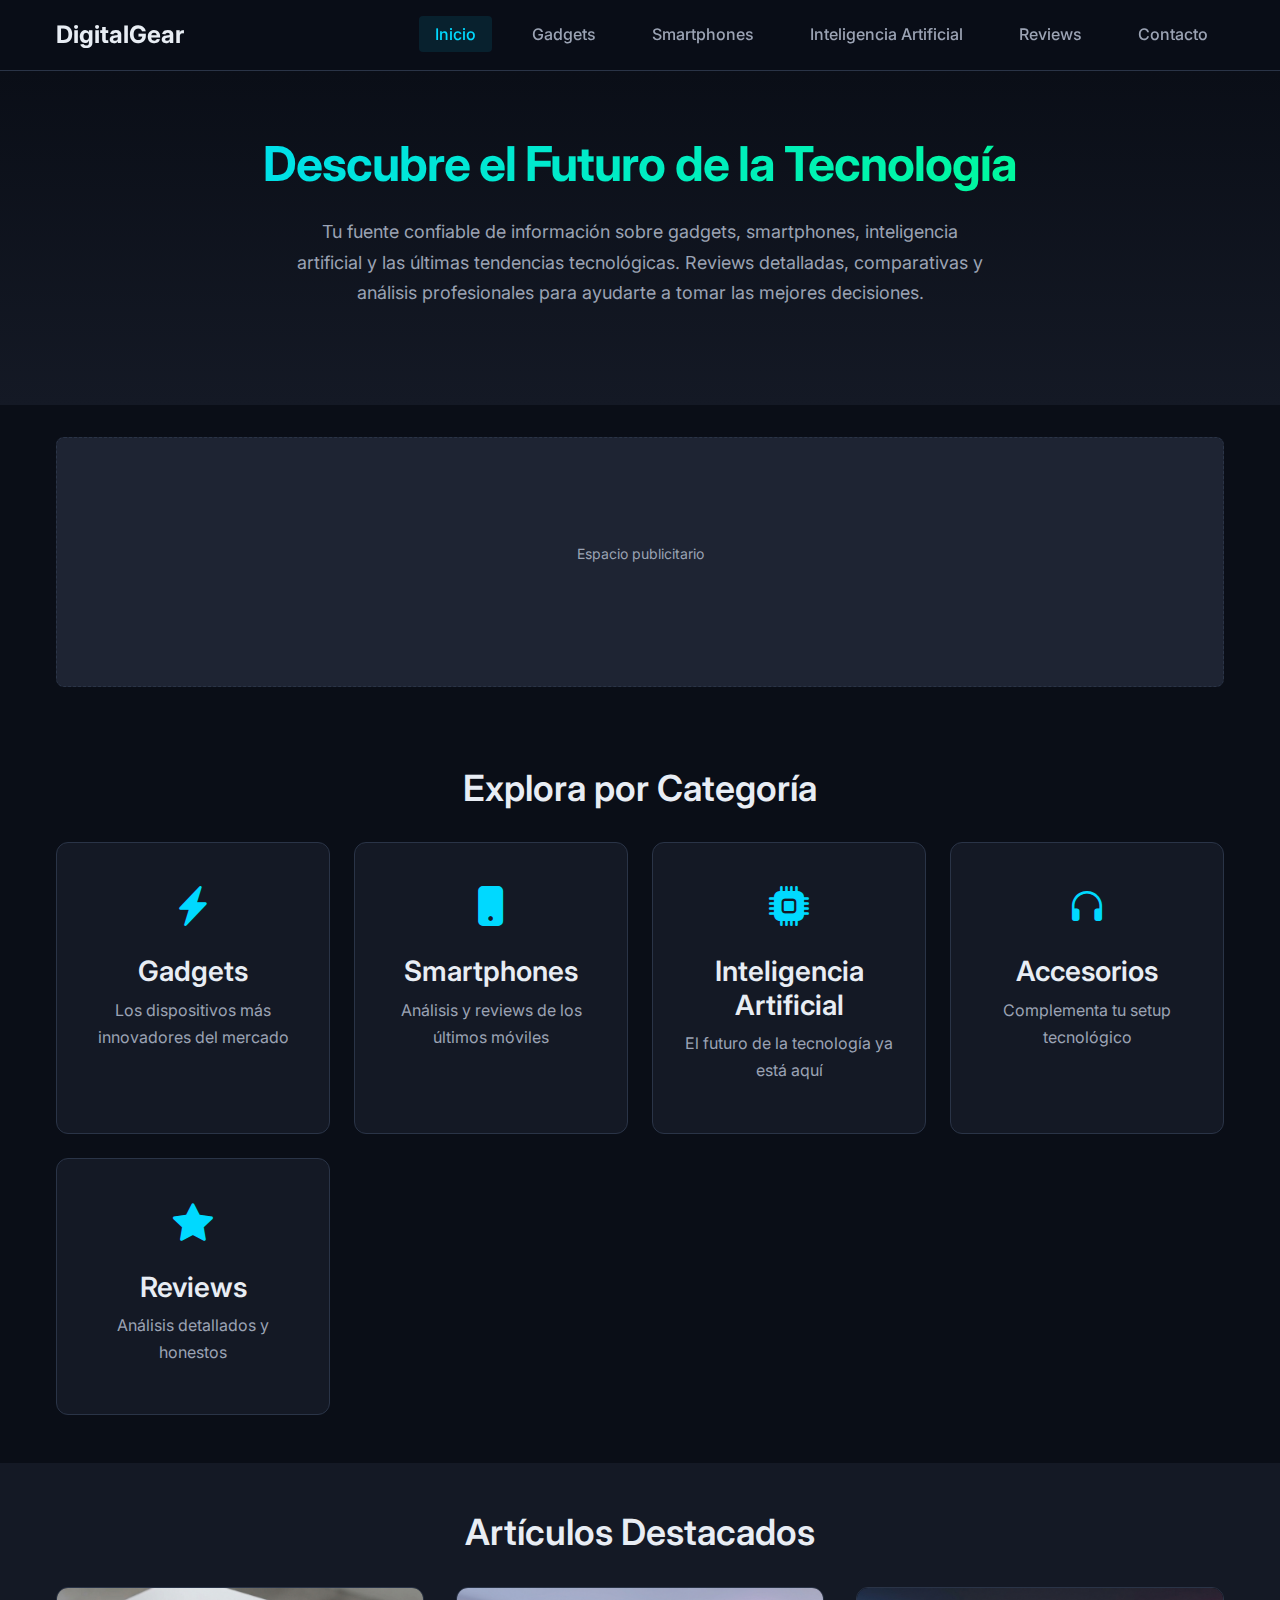
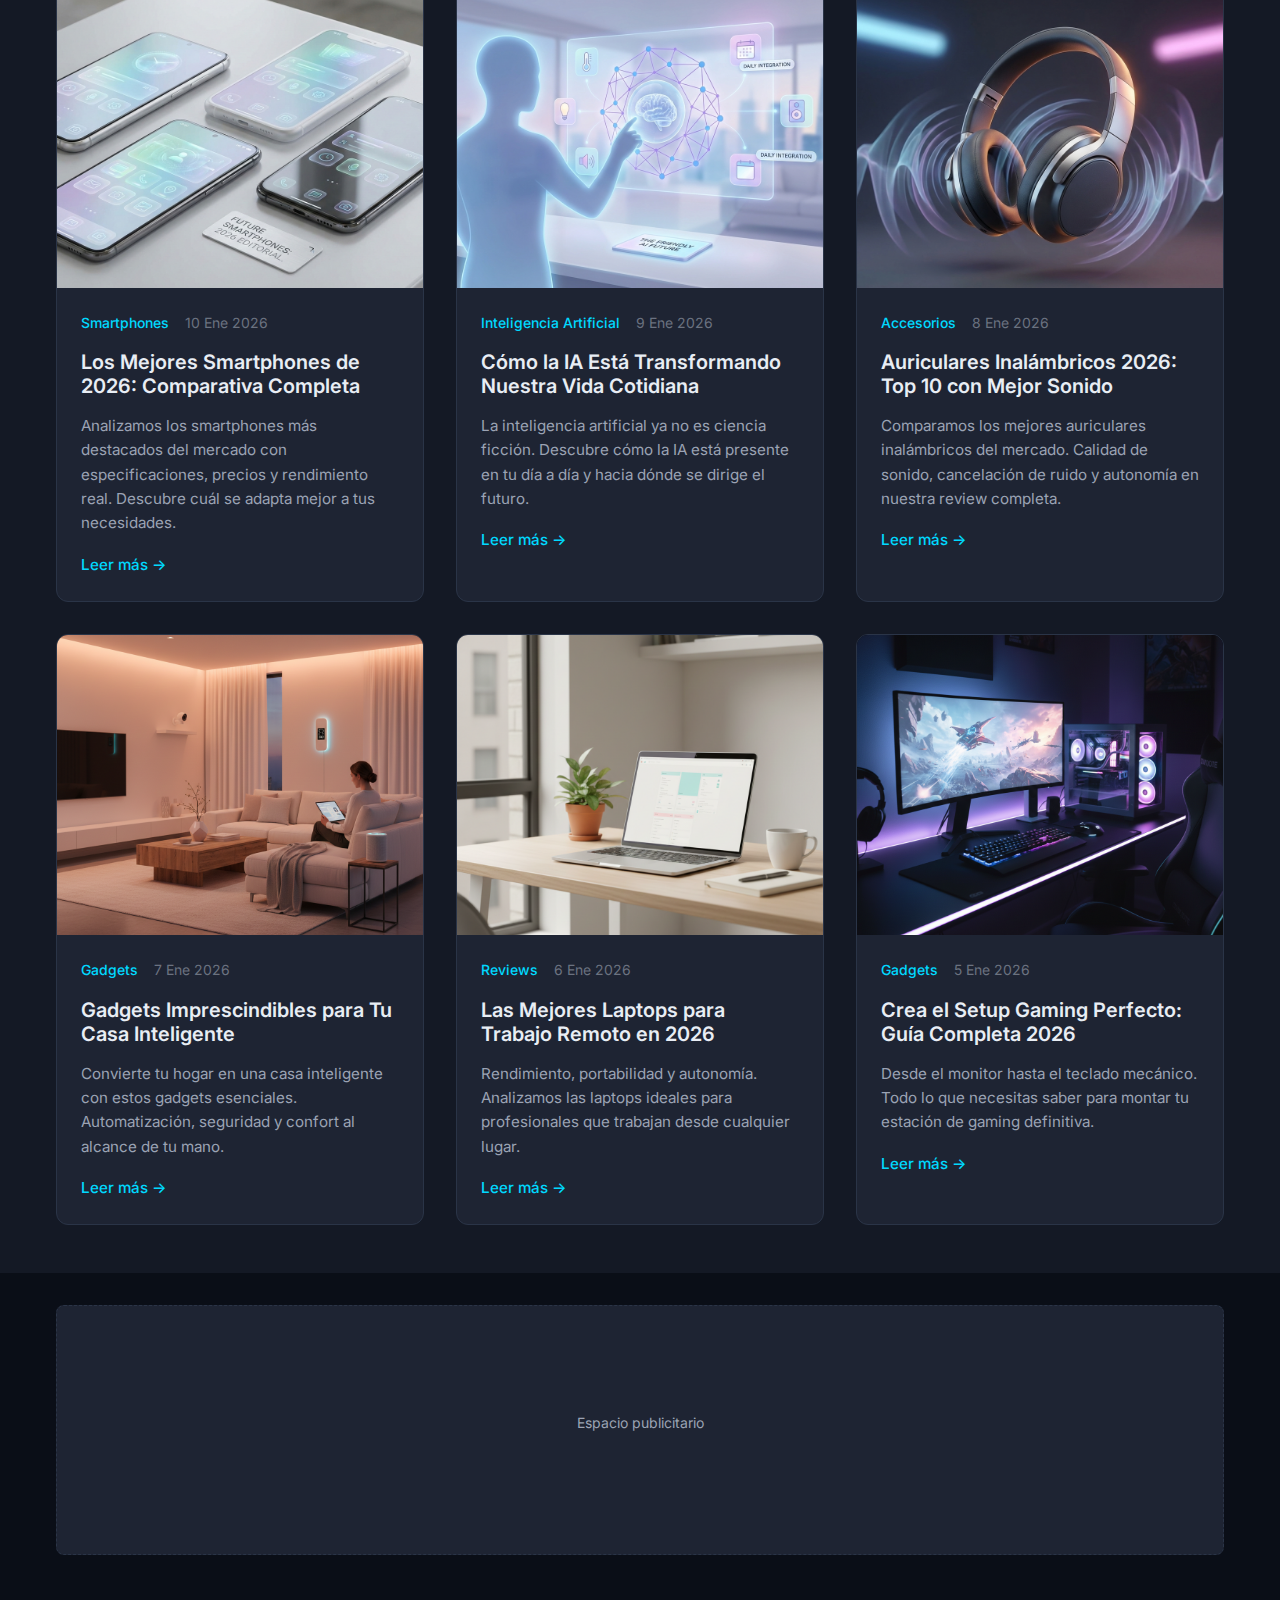
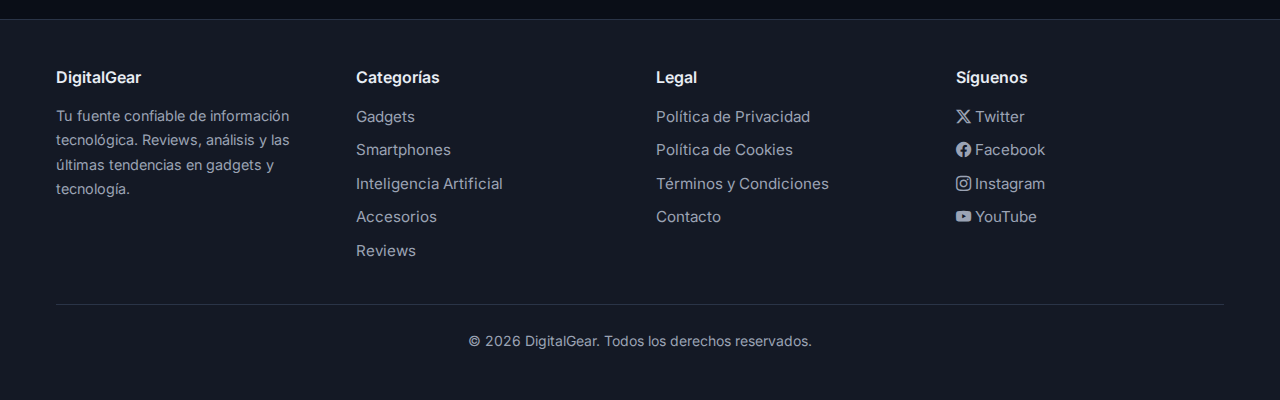
<file: index.html>
<!DOCTYPE html>
<html lang="es">
<head>
    <meta charset="UTF-8">
    <meta name="viewport" content="width=device-width, initial-scale=1.0">
    <meta name="description" content="DigitalGear - Tu fuente de información sobre tecnología, gadgets, reviews, comparativas y las últimas tendencias en el mundo tech.">
    <meta name="keywords" content="tecnología, gadgets, smartphones, reviews, comparativas, inteligencia artificial, accesorios tecnológicos">
    <meta name="author" content="DigitalGear">
    <meta name="robots" content="index, follow">
    
    <!-- Open Graph -->
    <meta property="og:title" content="DigitalGear - Tecnología y Gadgets">
    <meta property="og:description" content="Información profesional sobre tecnología, gadgets y tendencias tech">
    <meta property="og:type" content="website">
    <meta property="og:url" content="https://www.digitalgear.com">
    <meta property="og:image" content="https://www.digitalgear.com/img/og-image.jpg">
    
    <!-- Twitter Card -->
    <meta name="twitter:card" content="summary_large_image">
    <meta name="twitter:title" content="DigitalGear - Tecnología y Gadgets">
    <meta name="twitter:description" content="Tu fuente de información sobre tecnología y gadgets">
    
    <title>DigitalGear - Tecnología, Gadgets y Reviews | Información Tech Profesional</title>
    
    <link rel="icon" type="image/x-icon" href="assets/favicon.ico">
    <link rel="stylesheet" href="css/styles.css">
    <link rel="stylesheet" href="css/responsive.css">
    <link rel="preconnect" href="https://fonts.googleapis.com">
    <link rel="preconnect" href="https://fonts.gstatic.com" crossorigin>
    <link href="https://fonts.googleapis.com/css2?family=Inter:wght@400;500;600;700&display=swap" rel="stylesheet">
    <!-- Added Bootstrap Icons CDN -->
    <link rel="stylesheet" href="https://cdn.jsdelivr.net/npm/bootstrap-icons@1.11.3/font/bootstrap-icons.min.css">
</head>
<body>
    <!-- Header -->
    <header class="site-header">
        <div class="container">
            <div class="header-content">
                <a href="index.html" class="logo">
                    <span>DigitalGear</span>
                </a>
                
                <nav>
                    <button class="menu-toggle" id="menuToggle" aria-label="Toggle menu">
                        <span></span>
                        <span></span>
                        <span></span>
                    </button>
                    
                    <ul class="nav-menu" id="navMenu">
                        <li><a href="index.html" class="active">Inicio</a></li>
                        <li><a href="categoria.html?cat=gadgets">Gadgets</a></li>
                        <li><a href="categoria.html?cat=smartphones">Smartphones</a></li>
                        <li><a href="categoria.html?cat=ia">Inteligencia Artificial</a></li>
                        <li><a href="categoria.html?cat=reviews">Reviews</a></li>
                        <li><a href="contacto.html">Contacto</a></li>
                    </ul>
                </nav>
            </div>
        </div>
    </header>

    <!-- Hero Section -->
    <section class="hero">
        <div class="container">
            <h1>Descubre el Futuro de la Tecnología</h1>
            <p class="hero-description">
                Tu fuente confiable de información sobre gadgets, smartphones, inteligencia artificial y las últimas tendencias tecnológicas. 
                Reviews detalladas, comparativas y análisis profesionales para ayudarte a tomar las mejores decisiones.
            </p>
        </div>
    </section>

    <!-- Ad Space - Header -->
    <div class="container">
        <div class="ad-space" id="ad-header">
            <!-- Google AdSense Header Ad -->
            <p>Espacio publicitario</p>
        </div>
    </div>

    <!-- Categories Section -->
    <section class="categories">
        <div class="container">
            <h2>Explora por Categoría</h2>
            <div class="categories-grid">
                <a href="categoria.html?cat=gadgets" class="category-card">
                    <!-- Replaced emoji with Bootstrap icon -->
                    <div class="category-icon"><i class="bi bi-lightning-charge-fill"></i></div>
                    <h3>Gadgets</h3>
                    <p>Los dispositivos más innovadores del mercado</p>
                </a>
                
                <a href="categoria.html?cat=smartphones" class="category-card">
                    <!-- Replaced emoji with Bootstrap icon -->
                    <div class="category-icon"><i class="bi bi-phone-fill"></i></div>
                    <h3>Smartphones</h3>
                    <p>Análisis y reviews de los últimos móviles</p>
                </a>
                
                <a href="categoria.html?cat=ia" class="category-card">
                    <!-- Replaced emoji with Bootstrap icon -->
                    <div class="category-icon"><i class="bi bi-cpu-fill"></i></div>
                    <h3>Inteligencia Artificial</h3>
                    <p>El futuro de la tecnología ya está aquí</p>
                </a>
                
                <a href="categoria.html?cat=accesorios" class="category-card">
                    <!-- Replaced emoji with Bootstrap icon -->
                    <div class="category-icon"><i class="bi bi-headphones"></i></div>
                    <h3>Accesorios</h3>
                    <p>Complementa tu setup tecnológico</p>
                </a>
                
                <a href="categoria.html?cat=reviews" class="category-card">
                    <!-- Replaced emoji with Bootstrap icon -->
                    <div class="category-icon"><i class="bi bi-star-fill"></i></div>
                    <h3>Reviews</h3>
                    <p>Análisis detallados y honestos</p>
                </a>
            </div>
        </div>
    </section>

    <!-- Featured Articles -->
    <section class="articles">
        <div class="container">
            <h2>Artículos Destacados</h2>
            <div class="articles-grid">
                <!-- Article 1 -->
                <article class="article-card">
                    <img src="./img/articles/IMG_001.png" alt="Los mejores smartphones de 2026" class="article-image">
                    <div class="article-content">
                        <div class="article-meta">
                            <span class="article-category">Smartphones</span>
                            <span class="article-date">10 Ene 2026</span>
                        </div>
                        <h3><a href="articulo.html">Los Mejores Smartphones de 2026: Comparativa Completa</a></h3>
                        <p class="article-excerpt">
                            Analizamos los smartphones más destacados del mercado con especificaciones, precios y rendimiento real. Descubre cuál se adapta mejor a tus necesidades.
                        </p>
                        <a href="articulo.html" class="read-more">Leer más →</a>
                    </div>
                </article>

                <!-- Article 2 -->
                <article class="article-card">
                    <img src="./img/articles/IMG_002.png" alt="IA en la vida cotidiana" class="article-image">
                    <div class="article-content">
                        <div class="article-meta">
                            <span class="article-category">Inteligencia Artificial</span>
                            <span class="article-date">9 Ene 2026</span>
                        </div>
                        <h3><a href="articulo.html">Cómo la IA Está Transformando Nuestra Vida Cotidiana</a></h3>
                        <p class="article-excerpt">
                            La inteligencia artificial ya no es ciencia ficción. Descubre cómo la IA está presente en tu día a día y hacia dónde se dirige el futuro.
                        </p>
                        <a href="articulo.html" class="read-more">Leer más →</a>
                    </div>
                </article>

                <!-- Article 3 -->
                <article class="article-card">
                    <img src="./img/articles/IMG_003.png" alt="Mejores auriculares inalámbricos" class="article-image">
                    <div class="article-content">
                        <div class="article-meta">
                            <span class="article-category">Accesorios</span>
                            <span class="article-date">8 Ene 2026</span>
                        </div>
                        <h3><a href="articulo.html">Auriculares Inalámbricos 2026: Top 10 con Mejor Sonido</a></h3>
                        <p class="article-excerpt">
                            Comparamos los mejores auriculares inalámbricos del mercado. Calidad de sonido, cancelación de ruido y autonomía en nuestra review completa.
                        </p>
                        <a href="articulo.html" class="read-more">Leer más →</a>
                    </div>
                </article>

                <!-- Article 4 -->
                <article class="article-card">
                    <img src="./img/articles/IMG_004.png" alt="Gadgets para smart home" class="article-image">
                    <div class="article-content">
                        <div class="article-meta">
                            <span class="article-category">Gadgets</span>
                            <span class="article-date">7 Ene 2026</span>
                        </div>
                        <h3><a href="articulo.html">Gadgets Imprescindibles para Tu Casa Inteligente</a></h3>
                        <p class="article-excerpt">
                            Convierte tu hogar en una casa inteligente con estos gadgets esenciales. Automatización, seguridad y confort al alcance de tu mano.
                        </p>
                        <a href="articulo.html" class="read-more">Leer más →</a>
                    </div>
                </article>

                <!-- Article 5 -->
                <article class="article-card">
                    <img src="./img/articles/IMG_005.png" alt="Laptops para trabajo remoto" class="article-image">
                    <div class="article-content">
                        <div class="article-meta">
                            <span class="article-category">Reviews</span>
                            <span class="article-date">6 Ene 2026</span>
                        </div>
                        <h3><a href="articulo.html">Las Mejores Laptops para Trabajo Remoto en 2026</a></h3>
                        <p class="article-excerpt">
                            Rendimiento, portabilidad y autonomía. Analizamos las laptops ideales para profesionales que trabajan desde cualquier lugar.
                        </p>
                        <a href="articulo.html" class="read-more">Leer más →</a>
                    </div>
                </article>

                <!-- Article 6 -->
                <article class="article-card">
                    <img src="./img/articles/IMG_006.png" alt="Setup gaming 2026" class="article-image">
                    <div class="article-content">
                        <div class="article-meta">
                            <span class="article-category">Gadgets</span>
                            <span class="article-date">5 Ene 2026</span>
                        </div>
                        <h3><a href="articulo.html">Crea el Setup Gaming Perfecto: Guía Completa 2026</a></h3>
                        <p class="article-excerpt">
                            Desde el monitor hasta el teclado mecánico. Todo lo que necesitas saber para montar tu estación de gaming definitiva.
                        </p>
                        <a href="articulo.html" class="read-more">Leer más →</a>
                    </div>
                </article>
            </div>
        </div>
    </section>

    <!-- Ad Space - Bottom -->
    <div class="container">
        <div class="ad-space" id="ad-bottom">
            <!-- Google AdSense Bottom Ad -->
            <p>Espacio publicitario</p>
        </div>
    </div>

    <!-- Footer -->
    <footer class="site-footer">
        <div class="container">
            <div class="footer-content">
                <div class="footer-section">
                    <h4>DigitalGear</h4>
                    <p style="color: var(--color-text-secondary); font-size: 0.9rem;">
                        Tu fuente confiable de información tecnológica. Reviews, análisis y las últimas tendencias en gadgets y tecnología.
                    </p>
                </div>
                
                <div class="footer-section">
                    <h4>Categorías</h4>
                    <ul class="footer-links">
                        <li><a href="categoria.html?cat=gadgets">Gadgets</a></li>
                        <li><a href="categoria.html?cat=smartphones">Smartphones</a></li>
                        <li><a href="categoria.html?cat=ia">Inteligencia Artificial</a></li>
                        <li><a href="categoria.html?cat=accesorios">Accesorios</a></li>
                        <li><a href="categoria.html?cat=reviews">Reviews</a></li>
                    </ul>
                </div>
                
                <div class="footer-section">
                    <h4>Legal</h4>
                    <ul class="footer-links">
                        <li><a href="privacidad.html">Política de Privacidad</a></li>
                        <li><a href="cookies.html">Política de Cookies</a></li>
                        <li><a href="terminos.html">Términos y Condiciones</a></li>
                        <li><a href="contacto.html">Contacto</a></li>
                    </ul>
                </div>
                
                <div class="footer-section">
                    <h4>Síguenos</h4>
                    <ul class="footer-links">
                        <li><a href="#" target="_blank" rel="noopener" class="bi bi-twitter-x"> Twitter</a></li>
                        <li><a href="#" target="_blank" rel="noopener" class="bi bi-facebook"> Facebook</a></li>
                        <li><a href="#" target="_blank" rel="noopener" class="bi bi-instagram"> Instagram</a></li>
                        <li><a href="#" target="_blank" rel="noopener" class="bi bi-youtube"> YouTube</a></li>
                    </ul>
                </div>
            </div>
            
            <div class="footer-bottom">
                <p>&copy; 2026 DigitalGear. Todos los derechos reservados.</p>
            </div>
        </div>
    </footer>

    <script src="js/main.js"></script>
    <script src="js/ads.js"></script>
</body>
</html>
</file>
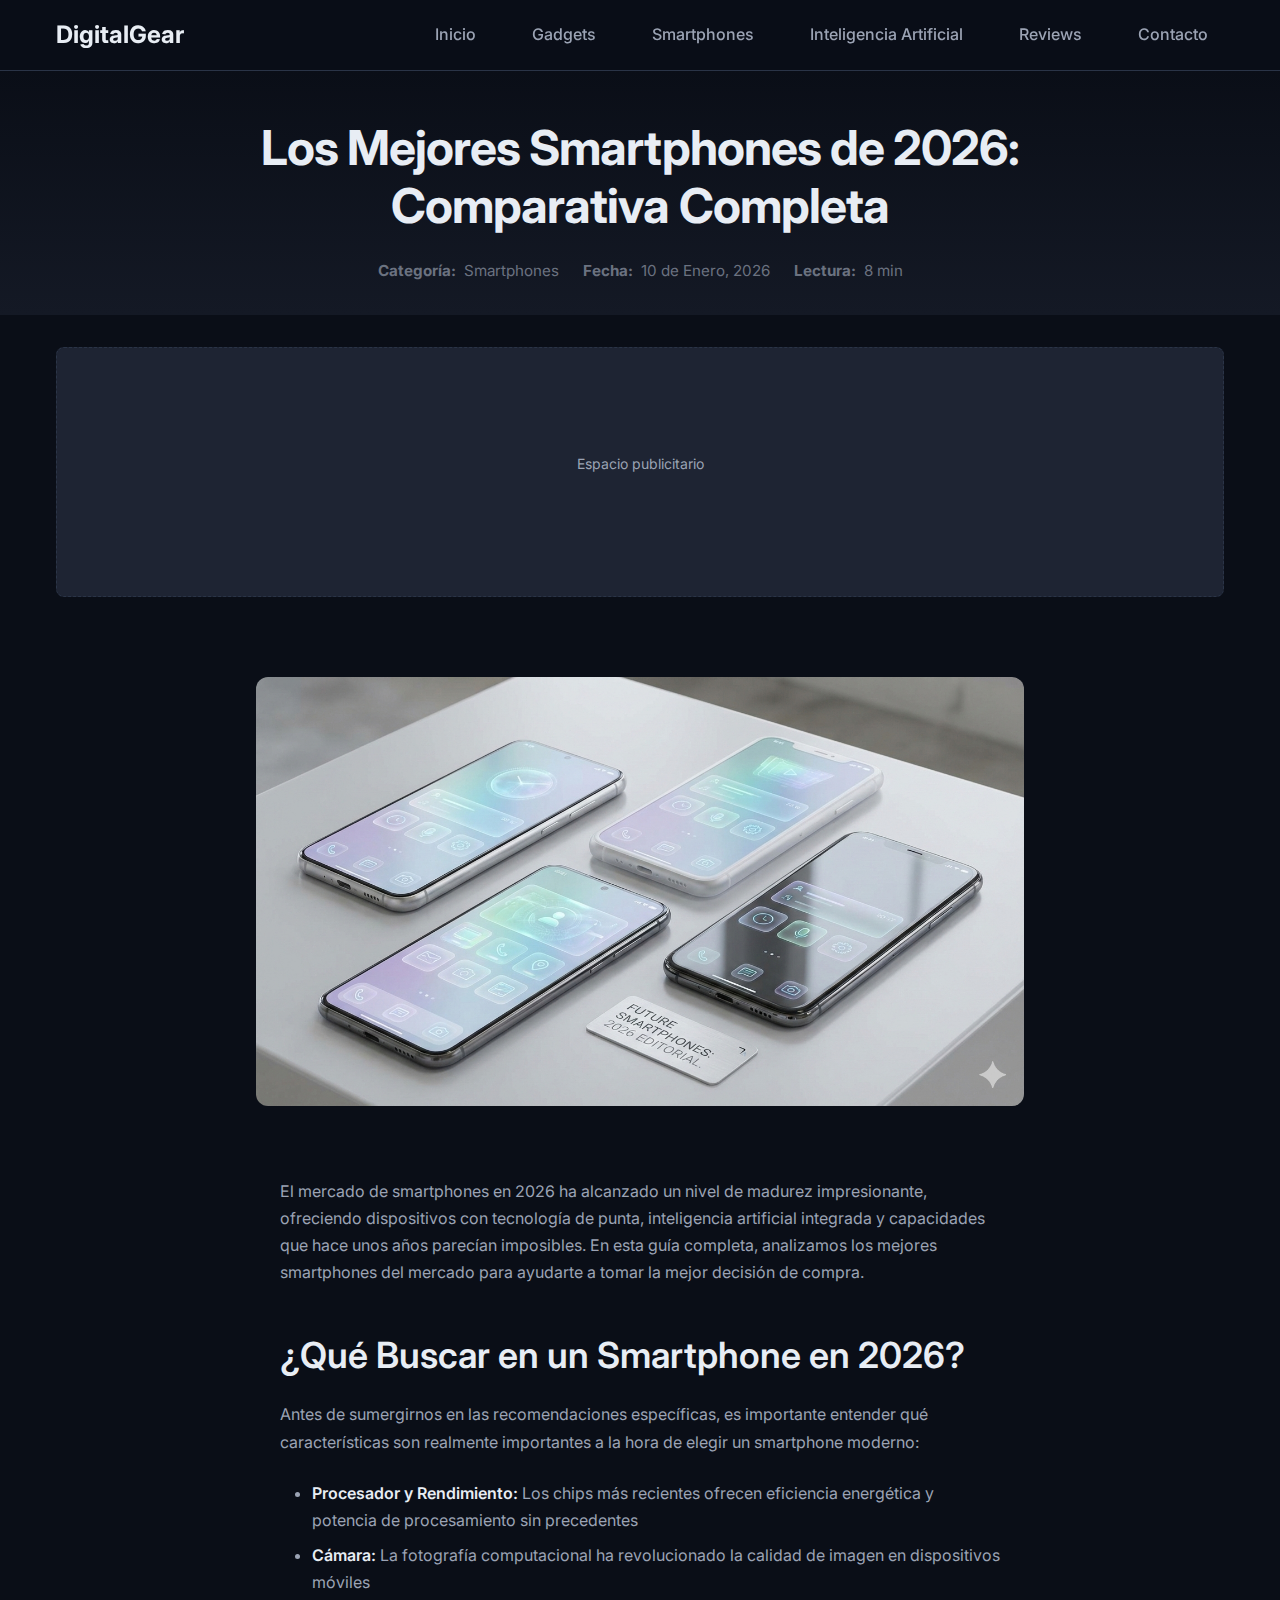
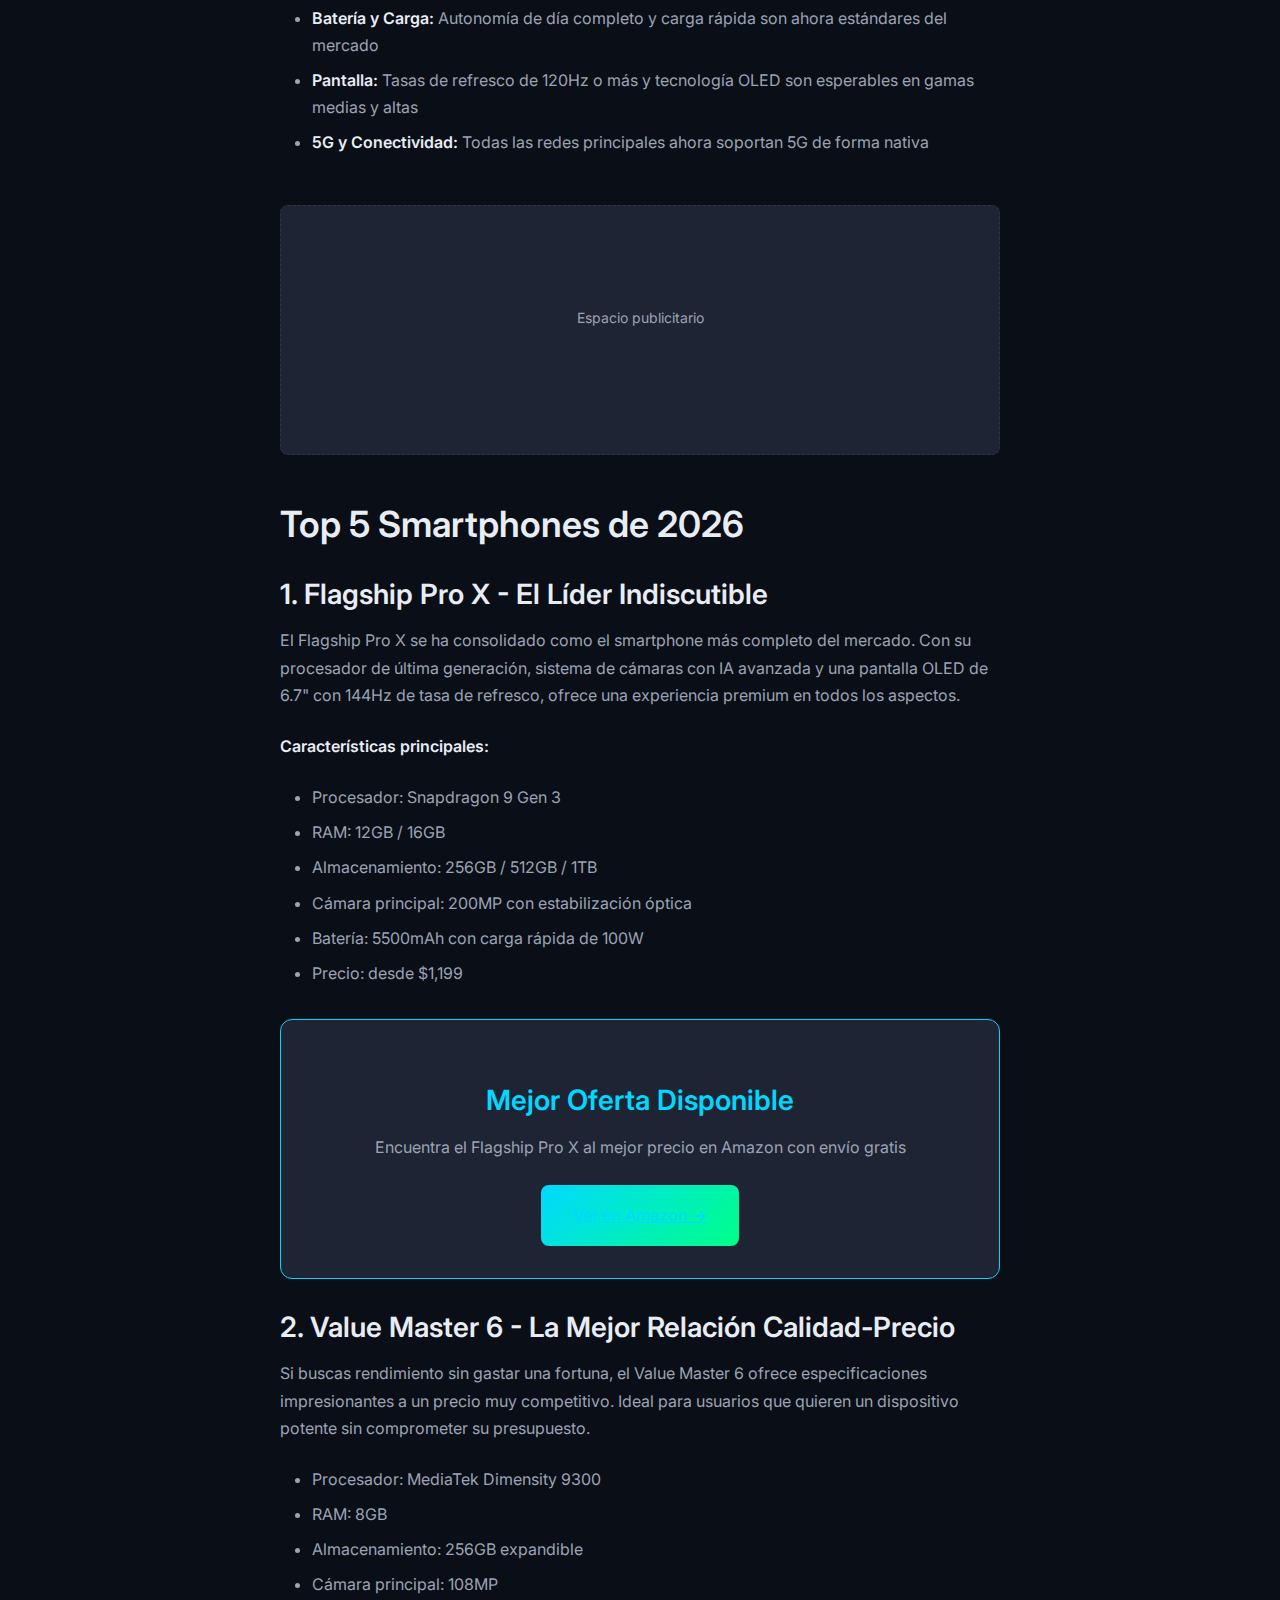
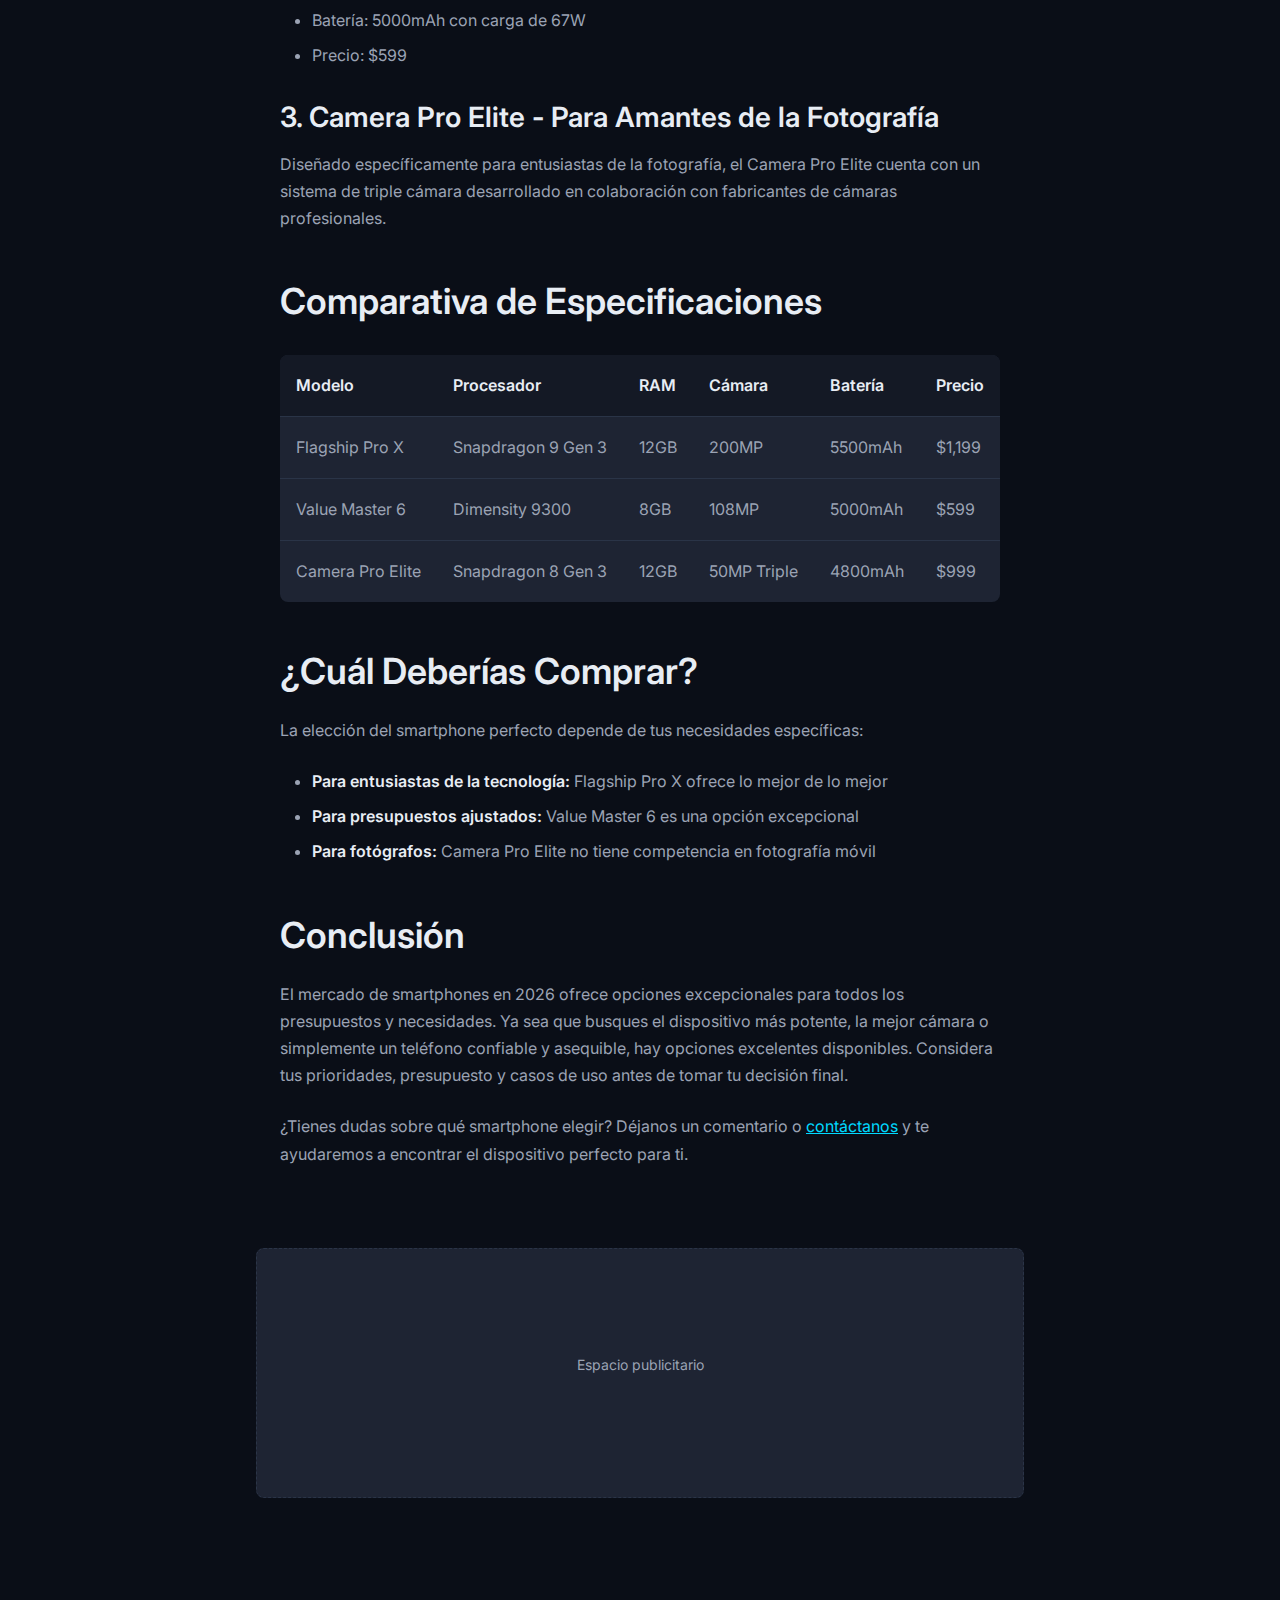
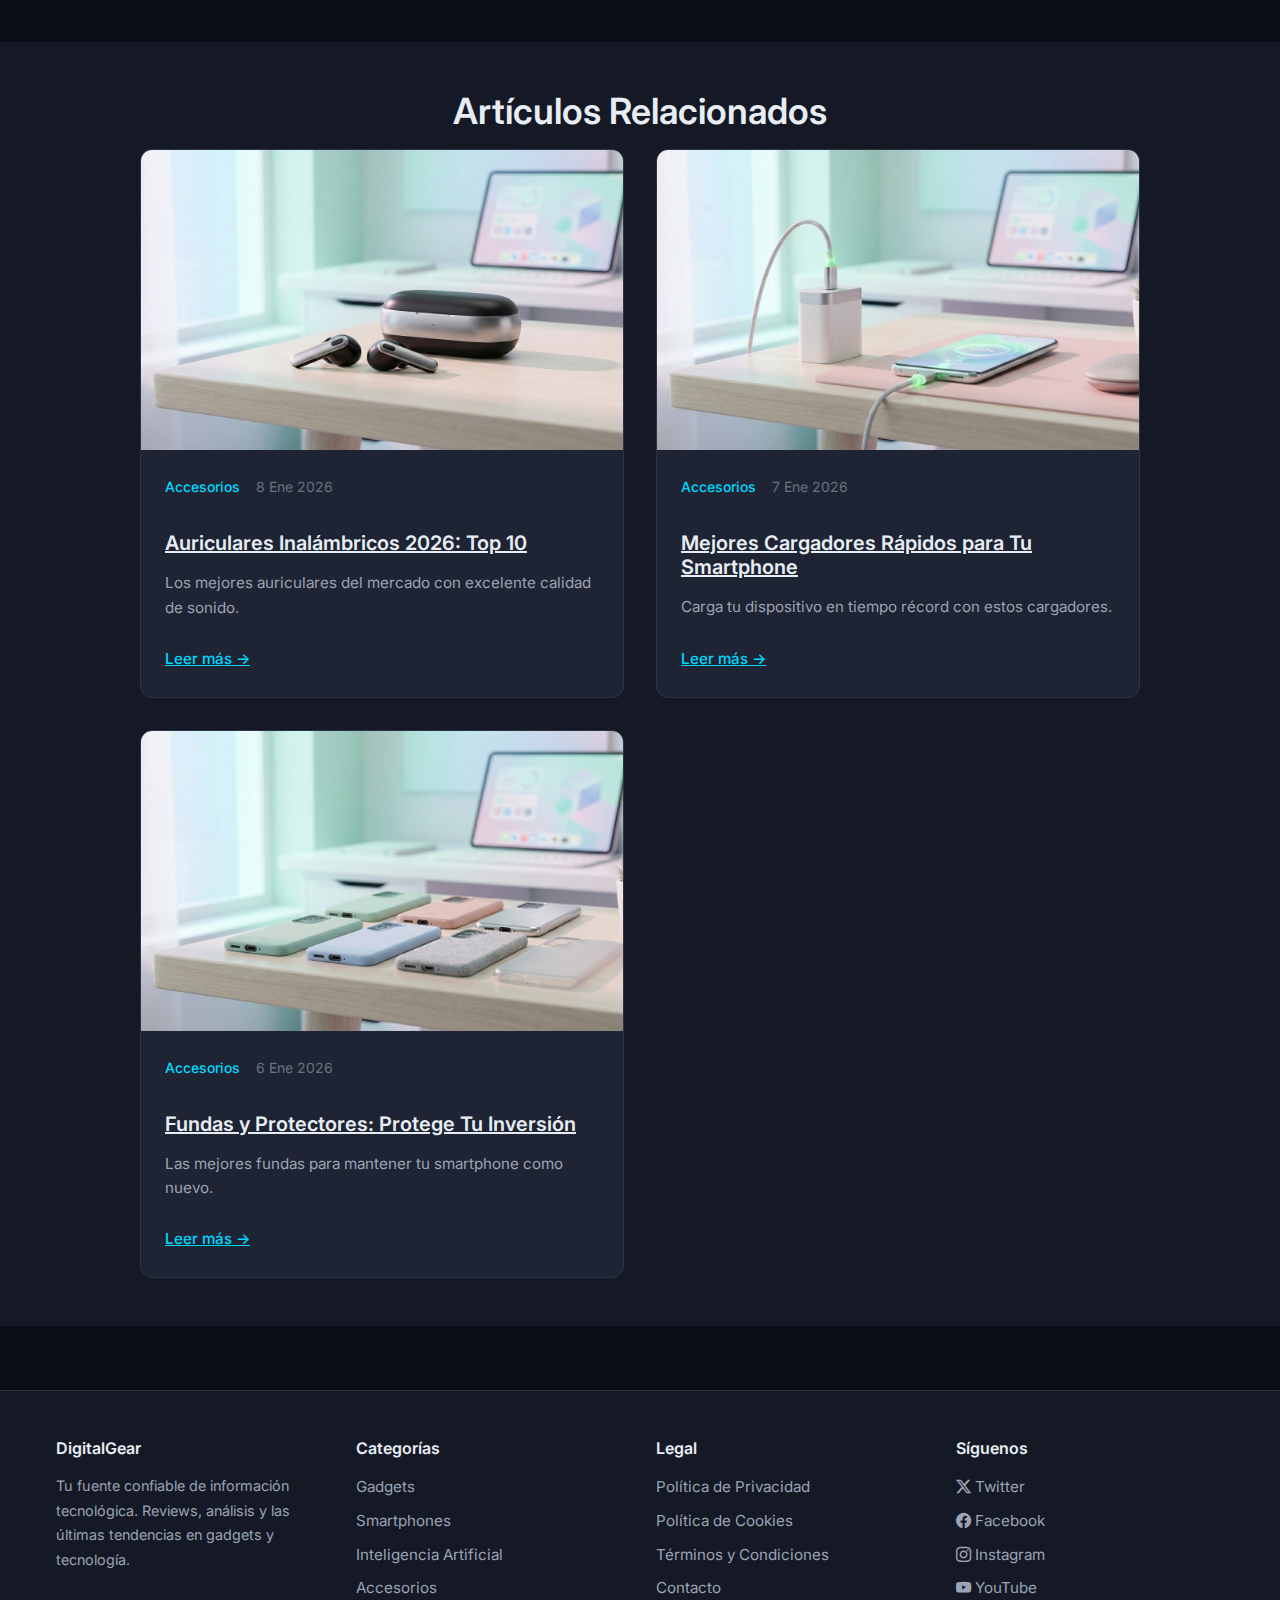
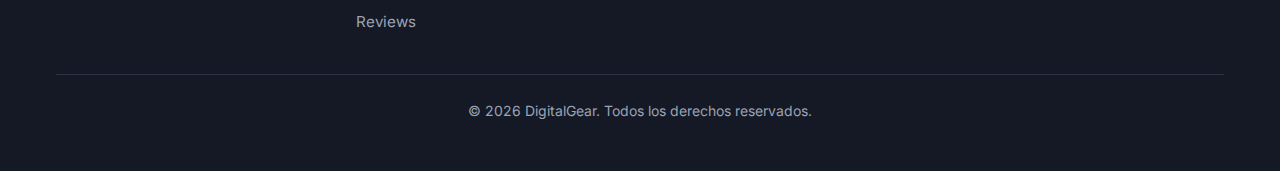
<file: articulo.html>
<!DOCTYPE html>
<html lang="es">
<head>
    <meta charset="UTF-8">
    <meta name="viewport" content="width=device-width, initial-scale=1.0">
    <meta name="description" content="Los mejores smartphones de 2026: análisis completo, comparativas, especificaciones y precios para ayudarte a elegir el móvil perfecto.">
    <meta name="keywords" content="smartphones 2026, mejores móviles, comparativa smartphones, análisis teléfonos">
    <meta name="author" content="DigitalGear">
    <meta name="robots" content="index, follow">
    
    <!-- Open Graph -->
    <meta property="og:title" content="Los Mejores Smartphones de 2026: Comparativa Completa">
    <meta property="og:description" content="Análisis detallado de los mejores smartphones del mercado con especificaciones, precios y rendimiento real.">
    <meta property="og:type" content="article">
    <meta property="article:published_time" content="2026-01-10">
    <meta property="article:author" content="DigitalGear">
    <meta property="article:section" content="Smartphones">
    
    <title>Los Mejores Smartphones de 2026: Comparativa Completa | DigitalGear</title>
    
    <link rel="icon" type="image/x-icon" href="assets/favicon.ico">
    <link rel="stylesheet" href="css/styles.css">
    <link rel="stylesheet" href="css/responsive.css">
    <link rel="stylesheet" href="css/articulo.css">
    <link rel="preconnect" href="https://fonts.googleapis.com">
    <link rel="preconnect" href="https://fonts.gstatic.com" crossorigin>
    <link href="https://fonts.googleapis.com/css2?family=Inter:wght@400;500;600;700&display=swap" rel="stylesheet">
    <!-- Added Bootstrap Icons CDN -->
    <link rel="stylesheet" href="https://cdn.jsdelivr.net/npm/bootstrap-icons@1.11.3/font/bootstrap-icons.min.css">
    
</head>
<body>
    <!-- Header -->
    <header class="site-header">
        <div class="container">
            <div class="header-content">
                <a href="index.html" class="logo">
                    <span>DigitalGear</span>
                </a>
                
                <nav>
                    <button class="menu-toggle" id="menuToggle" aria-label="Toggle menu">
                        <span></span>
                        <span></span>
                        <span></span>
                    </button>
                    
                    <ul class="nav-menu" id="navMenu">
                        <li><a href="index.html">Inicio</a></li>
                        <li><a href="categoria.html?cat=gadgets">Gadgets</a></li>
                        <li><a href="categoria.html?cat=smartphones">Smartphones</a></li>
                        <li><a href="categoria.html?cat=ia">Inteligencia Artificial</a></li>
                        <li><a href="categoria.html?cat=reviews">Reviews</a></li>
                        <li><a href="contacto.html">Contacto</a></li>
                    </ul>
                </nav>
            </div>
        </div>
    </header>

    <!-- Article Header -->
    <section class="article-header">
        <div class="container">
            <h1>Los Mejores Smartphones de 2026: Comparativa Completa</h1>
            <div class="article-info">
                <span><strong>Categoría:</strong> Smartphones</span>
                <span><strong>Fecha:</strong> 10 de Enero, 2026</span>
                <span><strong>Lectura:</strong> 8 min</span>
            </div>
        </div>
    </section>

    <!-- Ad Space - Header -->
    <div class="container">
        <div class="ad-space" id="ad-header">
            <!-- Google AdSense Header Ad -->
            <p>Espacio publicitario</p>
        </div>
    </div>

    <!-- Article Body -->
    <article class="article-body">
        <img src="./img/articles/IMG_001.png" alt="Los mejores smartphones de 2026" class="article-featured-image">
        
        <div class="article-content">
            <p>
                El mercado de smartphones en 2026 ha alcanzado un nivel de madurez impresionante, ofreciendo dispositivos con tecnología de punta, 
                inteligencia artificial integrada y capacidades que hace unos años parecían imposibles. En esta guía completa, analizamos los mejores 
                smartphones del mercado para ayudarte a tomar la mejor decisión de compra.
            </p>

            <h2>¿Qué Buscar en un Smartphone en 2026?</h2>
            <p>
                Antes de sumergirnos en las recomendaciones específicas, es importante entender qué características son realmente importantes 
                a la hora de elegir un smartphone moderno:
            </p>

            <ul>
                <li><strong>Procesador y Rendimiento:</strong> Los chips más recientes ofrecen eficiencia energética y potencia de procesamiento sin precedentes</li>
                <li><strong>Cámara:</strong> La fotografía computacional ha revolucionado la calidad de imagen en dispositivos móviles</li>
                <li><strong>Batería y Carga:</strong> Autonomía de día completo y carga rápida son ahora estándares del mercado</li>
                <li><strong>Pantalla:</strong> Tasas de refresco de 120Hz o más y tecnología OLED son esperables en gamas medias y altas</li>
                <li><strong>5G y Conectividad:</strong> Todas las redes principales ahora soportan 5G de forma nativa</li>
            </ul>

            <!-- Ad Space - Mid Article -->
            <div class="ad-space" id="ad-mid-article" style="margin: var(--spacing-xl) 0;">
                <!-- Google AdSense Mid Article Ad -->
                <p>Espacio publicitario</p>
            </div>

            <h2>Top 5 Smartphones de 2026</h2>

            <h3>1. Flagship Pro X - El Líder Indiscutible</h3>
            <p>
                El Flagship Pro X se ha consolidado como el smartphone más completo del mercado. Con su procesador de última generación, 
                sistema de cámaras con IA avanzada y una pantalla OLED de 6.7" con 144Hz de tasa de refresco, ofrece una experiencia 
                premium en todos los aspectos.
            </p>
            <p><strong>Características principales:</strong></p>
            <ul>
                <li>Procesador: Snapdragon 9 Gen 3</li>
                <li>RAM: 12GB / 16GB</li>
                <li>Almacenamiento: 256GB / 512GB / 1TB</li>
                <li>Cámara principal: 200MP con estabilización óptica</li>
                <li>Batería: 5500mAh con carga rápida de 100W</li>
                <li>Precio: desde $1,199</li>
            </ul>

            <div class="affiliate-box">
                <h3>Mejor Oferta Disponible</h3>
                <p style="color: var(--color-text-secondary);">
                    Encuentra el Flagship Pro X al mejor precio en Amazon con envío gratis
                </p>
                <a href="#" class="btn btn-primary" rel="nofollow sponsored">Ver en Amazon →</a>
            </div>

            <h3>2. Value Master 6 - La Mejor Relación Calidad-Precio</h3>
            <p>
                Si buscas rendimiento sin gastar una fortuna, el Value Master 6 ofrece especificaciones impresionantes a un precio muy competitivo. 
                Ideal para usuarios que quieren un dispositivo potente sin comprometer su presupuesto.
            </p>
            <ul>
                <li>Procesador: MediaTek Dimensity 9300</li>
                <li>RAM: 8GB</li>
                <li>Almacenamiento: 256GB expandible</li>
                <li>Cámara principal: 108MP</li>
                <li>Batería: 5000mAh con carga de 67W</li>
                <li>Precio: $599</li>
            </ul>

            <h3>3. Camera Pro Elite - Para Amantes de la Fotografía</h3>
            <p>
                Diseñado específicamente para entusiastas de la fotografía, el Camera Pro Elite cuenta con un sistema de triple cámara 
                desarrollado en colaboración con fabricantes de cámaras profesionales.
            </p>

            <h2>Comparativa de Especificaciones</h2>
            <table class="comparison-table">
                <thead>
                    <tr>
                        <th>Modelo</th>
                        <th>Procesador</th>
                        <th>RAM</th>
                        <th>Cámara</th>
                        <th>Batería</th>
                        <th>Precio</th>
                    </tr>
                </thead>
                <tbody>
                    <tr>
                        <td>Flagship Pro X</td>
                        <td>Snapdragon 9 Gen 3</td>
                        <td>12GB</td>
                        <td>200MP</td>
                        <td>5500mAh</td>
                        <td>$1,199</td>
                    </tr>
                    <tr>
                        <td>Value Master 6</td>
                        <td>Dimensity 9300</td>
                        <td>8GB</td>
                        <td>108MP</td>
                        <td>5000mAh</td>
                        <td>$599</td>
                    </tr>
                    <tr>
                        <td>Camera Pro Elite</td>
                        <td>Snapdragon 8 Gen 3</td>
                        <td>12GB</td>
                        <td>50MP Triple</td>
                        <td>4800mAh</td>
                        <td>$999</td>
                    </tr>
                </tbody>
            </table>

            <h2>¿Cuál Deberías Comprar?</h2>
            <p>
                La elección del smartphone perfecto depende de tus necesidades específicas:
            </p>
            <ul>
                <li><strong>Para entusiastas de la tecnología:</strong> Flagship Pro X ofrece lo mejor de lo mejor</li>
                <li><strong>Para presupuestos ajustados:</strong> Value Master 6 es una opción excepcional</li>
                <li><strong>Para fotógrafos:</strong> Camera Pro Elite no tiene competencia en fotografía móvil</li>
            </ul>

            <h2>Conclusión</h2>
            <p>
                El mercado de smartphones en 2026 ofrece opciones excepcionales para todos los presupuestos y necesidades. 
                Ya sea que busques el dispositivo más potente, la mejor cámara o simplemente un teléfono confiable y asequible, 
                hay opciones excelentes disponibles. Considera tus prioridades, presupuesto y casos de uso antes de tomar tu decisión final.
            </p>
            <p>
                ¿Tienes dudas sobre qué smartphone elegir? Déjanos un comentario o <a href="contacto.html">contáctanos</a> 
                y te ayudaremos a encontrar el dispositivo perfecto para ti.
            </p>
        </div>

        <!-- Ad Space - Bottom Article -->
        <div class="ad-space" id="ad-bottom-article">
            <!-- Google AdSense Bottom Article Ad -->
            <p>Espacio publicitario</p>
        </div>
    </article>

    <!-- Related Articles -->
    <section class="related-articles">
        <div class="container">
            <h2 class="text-center">Artículos Relacionados</h2>
            <div class="articles-grid" style="max-width: 1000px; margin: 0 auto;">
                <article class="article-card">
                    <img src="./img/articles/IMG_010.png" alt="Auriculares inalámbricos" class="article-image">
                    <div class="article-content">
                        <div class="article-meta">
                            <span class="article-category">Accesorios</span>
                            <span class="article-date">8 Ene 2026</span>
                        </div>
                        <h3><a href="articulo.html">Auriculares Inalámbricos 2026: Top 10</a></h3>
                        <p class="article-excerpt">Los mejores auriculares del mercado con excelente calidad de sonido.</p>
                        <a href="articulo.html" class="read-more">Leer más →</a>
                    </div>
                </article>

                <article class="article-card">
                    <img src="./img/articles/IMG_011.png" alt="Cargadores rápidos" class="article-image">
                    <div class="article-content">
                        <div class="article-meta">
                            <span class="article-category">Accesorios</span>
                            <span class="article-date">7 Ene 2026</span>
                        </div>
                        <h3><a href="articulo.html">Mejores Cargadores Rápidos para Tu Smartphone</a></h3>
                        <p class="article-excerpt">Carga tu dispositivo en tiempo récord con estos cargadores.</p>
                        <a href="articulo.html" class="read-more">Leer más →</a>
                    </div>
                </article>

                <article class="article-card">
                    <img src="./img/articles/IMG_012.png" alt="Fundas protectoras" class="article-image">
                    <div class="article-content">
                        <div class="article-meta">
                            <span class="article-category">Accesorios</span>
                            <span class="article-date">6 Ene 2026</span>
                        </div>
                        <h3><a href="articulo.html">Fundas y Protectores: Protege Tu Inversión</a></h3>
                        <p class="article-excerpt">Las mejores fundas para mantener tu smartphone como nuevo.</p>
                        <a href="articulo.html" class="read-more">Leer más →</a>
                    </div>
                </article>
            </div>
        </div>
    </section>

    <!-- Footer -->
    <footer class="site-footer">
        <div class="container">
            <div class="footer-content">
                <div class="footer-section">
                    <h4>DigitalGear</h4>
                    <p style="color: var(--color-text-secondary); font-size: 0.9rem;">
                        Tu fuente confiable de información tecnológica. Reviews, análisis y las últimas tendencias en gadgets y tecnología.
                    </p>
                </div>
                
                <div class="footer-section">
                    <h4>Categorías</h4>
                    <ul class="footer-links">
                        <li><a href="categoria.html?cat=gadgets">Gadgets</a></li>
                        <li><a href="categoria.html?cat=smartphones">Smartphones</a></li>
                        <li><a href="categoria.html?cat=ia">Inteligencia Artificial</a></li>
                        <li><a href="categoria.html?cat=accesorios">Accesorios</a></li>
                        <li><a href="categoria.html?cat=reviews">Reviews</a></li>
                    </ul>
                </div>
                
                <div class="footer-section">
                    <h4>Legal</h4>
                    <ul class="footer-links">
                        <li><a href="privacidad.html">Política de Privacidad</a></li>
                        <li><a href="cookies.html">Política de Cookies</a></li>
                        <li><a href="terminos.html">Términos y Condiciones</a></li>
                        <li><a href="contacto.html">Contacto</a></li>
                    </ul>
                </div>
                
                <div class="footer-section">
                    <h4>Síguenos</h4>
                    <ul class="footer-links">
                        <li><a href="#" target="_blank" rel="noopener" class="bi bi-twitter-x"> Twitter</a></li>
                        <li><a href="#" target="_blank" rel="noopener" class="bi bi-facebook"> Facebook</a></li>
                        <li><a href="#" target="_blank" rel="noopener" class="bi bi-instagram"> Instagram</a></li>
                        <li><a href="#" target="_blank" rel="noopener" class="bi bi-youtube"> YouTube</a></li>
                    </ul>
                </div>
            </div>
            
            <div class="footer-bottom">
                <p>&copy; 2026 DigitalGear. Todos los derechos reservados.</p>
            </div>
        </div>
    </footer>

    <script src="js/main.js"></script>
    <script src="js/ads.js"></script>
</body>
</html>
</file>
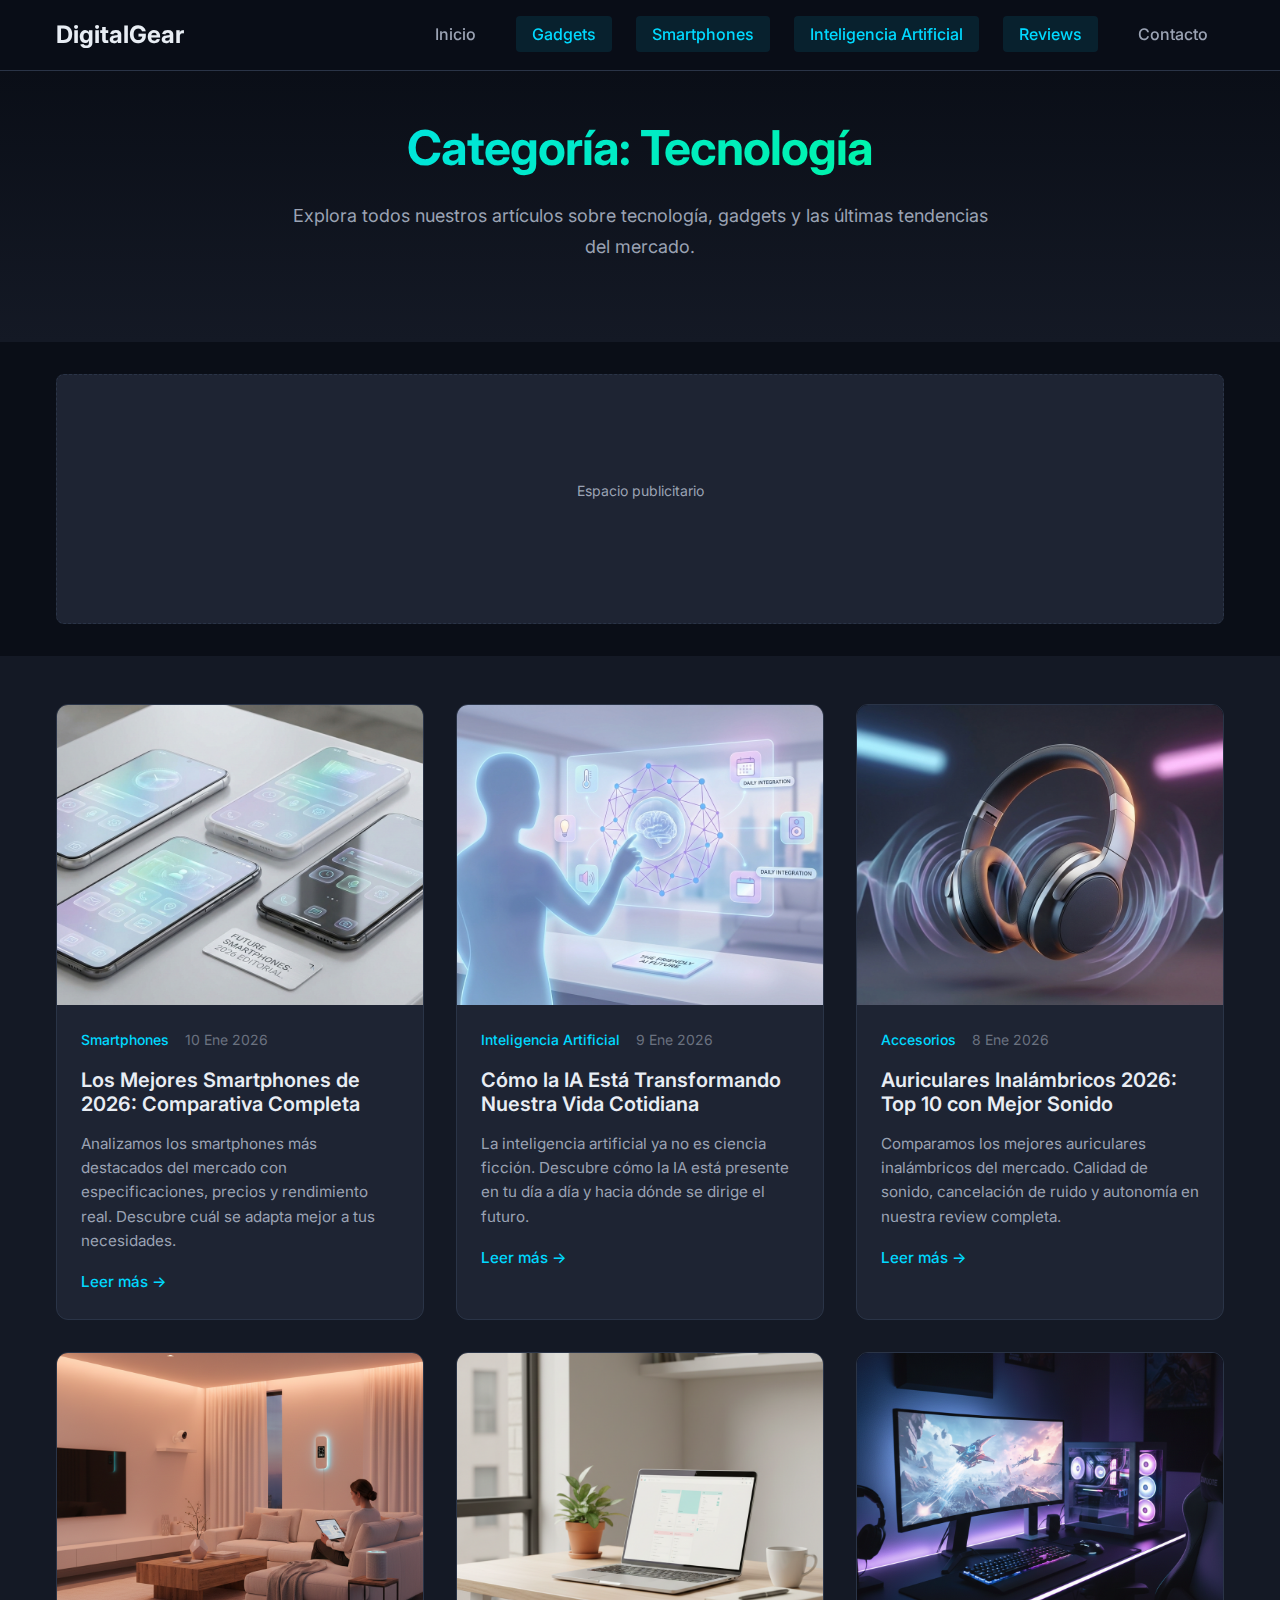
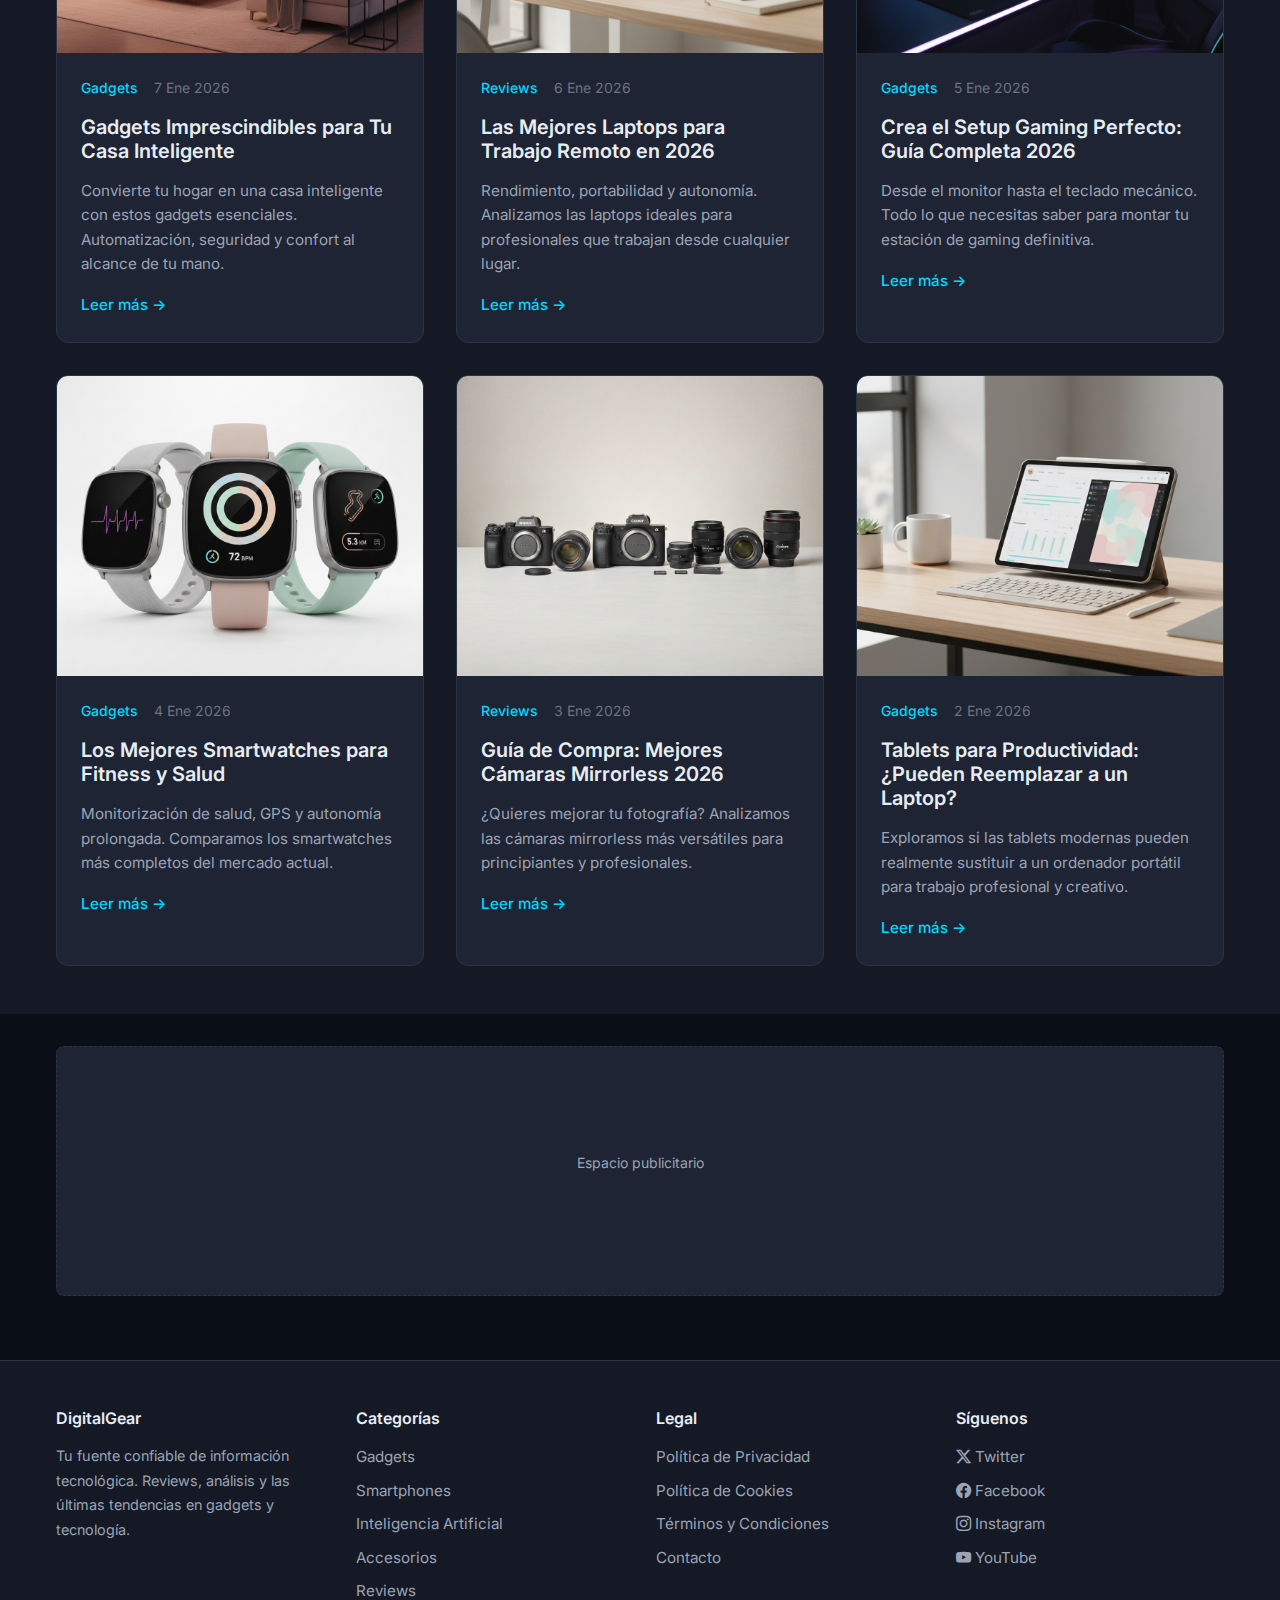
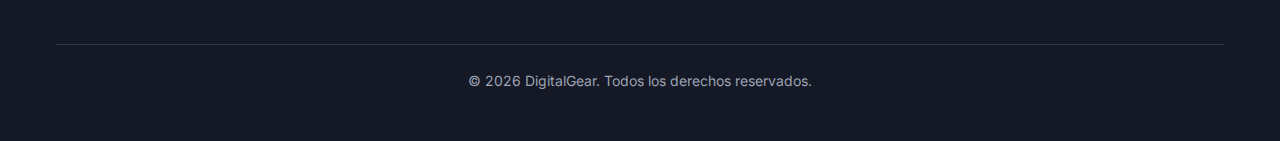
<file: categoria.html>
<!DOCTYPE html>
<html lang="es">
<head>
    <meta charset="UTF-8">
    <meta name="viewport" content="width=device-width, initial-scale=1.0">
    <meta name="description" content="Explora todos los artículos de DigitalGear sobre tecnología, gadgets y reviews. Información actualizada y análisis profesionales.">
    <meta name="keywords" content="categoría tecnología, artículos tech, gadgets, smartphones, reviews">
    <meta name="robots" content="index, follow">
    
    <title>Categoría: Tecnología | DigitalGear</title>
    
    <link rel="icon" type="image/x-icon" href="assets/favicon.ico">
    <link rel="stylesheet" href="css/styles.css">
    <link rel="stylesheet" href="css/responsive.css">
    <link rel="preconnect" href="https://fonts.googleapis.com">
    <link rel="preconnect" href="https://fonts.gstatic.com" crossorigin>
    <link href="https://fonts.googleapis.com/css2?family=Inter:wght@400;500;600;700&display=swap" rel="stylesheet">
    <!-- Added Bootstrap Icons CDN -->
    <link rel="stylesheet" href="https://cdn.jsdelivr.net/npm/bootstrap-icons@1.11.3/font/bootstrap-icons.min.css">
</head>
<body>
    <!-- Header -->
    <header class="site-header">
        <div class="container">
            <div class="header-content">
                <a href="index.html" class="logo">
                    <span>DigitalGear</span>
                </a>
                
                <nav>
                    <button class="menu-toggle" id="menuToggle" aria-label="Toggle menu">
                        <span></span>
                        <span></span>
                        <span></span>
                    </button>
                    
                    <ul class="nav-menu" id="navMenu">
                        <li><a href="index.html">Inicio</a></li>
                        <li><a href="categoria.html?cat=gadgets">Gadgets</a></li>
                        <li><a href="categoria.html?cat=smartphones">Smartphones</a></li>
                        <li><a href="categoria.html?cat=ia">Inteligencia Artificial</a></li>
                        <li><a href="categoria.html?cat=reviews">Reviews</a></li>
                        <li><a href="contacto.html">Contacto</a></li>
                    </ul>
                </nav>
            </div>
        </div>
    </header>

    <!-- Category Header -->
    <section class="hero" style="padding: var(--spacing-xl) 0;">
        <div class="container">
            <h1 id="categoryTitle">Categoría: Tecnología</h1>
            <p class="hero-description" id="categoryDescription">
                Explora todos nuestros artículos sobre tecnología, gadgets y las últimas tendencias del mercado.
            </p>
        </div>
    </section>

    <!-- Ad Space - Header -->
    <div class="container">
        <div class="ad-space" id="ad-header">
            <!-- Google AdSense Header Ad -->
            <p>Espacio publicitario</p>
        </div>
    </div>

    <!-- Articles List -->
    <section class="articles">
        <div class="container">
            <div class="articles-grid">
                <!-- Article 1 -->
                <article class="article-card">
                    <img src="./img/articles/IMG_001.png" alt="Los mejores smartphones de 2026" class="article-image">
                    <div class="article-content">
                        <div class="article-meta">
                            <span class="article-category">Smartphones</span>
                            <span class="article-date">10 Ene 2026</span>
                        </div>
                        <h3><a href="articulo.html">Los Mejores Smartphones de 2026: Comparativa Completa</a></h3>
                        <p class="article-excerpt">
                            Analizamos los smartphones más destacados del mercado con especificaciones, precios y rendimiento real. Descubre cuál se adapta mejor a tus necesidades.
                        </p>
                        <a href="articulo.html" class="read-more">Leer más →</a>
                    </div>
                </article>

                <!-- Article 2 -->
                <article class="article-card">
                    <img src="./img/articles/IMG_002.png" alt="IA en la vida cotidiana" class="article-image">
                    <div class="article-content">
                        <div class="article-meta">
                            <span class="article-category">Inteligencia Artificial</span>
                            <span class="article-date">9 Ene 2026</span>
                        </div>
                        <h3><a href="articulo.html">Cómo la IA Está Transformando Nuestra Vida Cotidiana</a></h3>
                        <p class="article-excerpt">
                            La inteligencia artificial ya no es ciencia ficción. Descubre cómo la IA está presente en tu día a día y hacia dónde se dirige el futuro.
                        </p>
                        <a href="articulo.html" class="read-more">Leer más →</a>
                    </div>
                </article>

                <!-- Article 3 -->
                <article class="article-card">
                    <img src="./img/articles/IMG_003.png" alt="Mejores auriculares inalámbricos" class="article-image">
                    <div class="article-content">
                        <div class="article-meta">
                            <span class="article-category">Accesorios</span>
                            <span class="article-date">8 Ene 2026</span>
                        </div>
                        <h3><a href="articulo.html">Auriculares Inalámbricos 2026: Top 10 con Mejor Sonido</a></h3>
                        <p class="article-excerpt">
                            Comparamos los mejores auriculares inalámbricos del mercado. Calidad de sonido, cancelación de ruido y autonomía en nuestra review completa.
                        </p>
                        <a href="articulo.html" class="read-more">Leer más →</a>
                    </div>
                </article>

                <!-- Article 4 -->
                <article class="article-card">
                    <img src="./img/articles/IMG_004.png" alt="Gadgets para smart home" class="article-image">
                    <div class="article-content">
                        <div class="article-meta">
                            <span class="article-category">Gadgets</span>
                            <span class="article-date">7 Ene 2026</span>
                        </div>
                        <h3><a href="articulo.html">Gadgets Imprescindibles para Tu Casa Inteligente</a></h3>
                        <p class="article-excerpt">
                            Convierte tu hogar en una casa inteligente con estos gadgets esenciales. Automatización, seguridad y confort al alcance de tu mano.
                        </p>
                        <a href="articulo.html" class="read-more">Leer más →</a>
                    </div>
                </article>

                <!-- Article 5 -->
                <article class="article-card">
                    <img src="./img/articles/IMG_005.png" alt="Laptops para trabajo remoto" class="article-image">
                    <div class="article-content">
                        <div class="article-meta">
                            <span class="article-category">Reviews</span>
                            <span class="article-date">6 Ene 2026</span>
                        </div>
                        <h3><a href="articulo.html">Las Mejores Laptops para Trabajo Remoto en 2026</a></h3>
                        <p class="article-excerpt">
                            Rendimiento, portabilidad y autonomía. Analizamos las laptops ideales para profesionales que trabajan desde cualquier lugar.
                        </p>
                        <a href="articulo.html" class="read-more">Leer más →</a>
                    </div>
                </article>

                <!-- Article 6 -->
                <article class="article-card">
                    <img src="./img/articles/IMG_006.png" alt="Setup gaming 2026" class="article-image">
                    <div class="article-content">
                        <div class="article-meta">
                            <span class="article-category">Gadgets</span>
                            <span class="article-date">5 Ene 2026</span>
                        </div>
                        <h3><a href="articulo.html">Crea el Setup Gaming Perfecto: Guía Completa 2026</a></h3>
                        <p class="article-excerpt">
                            Desde el monitor hasta el teclado mecánico. Todo lo que necesitas saber para montar tu estación de gaming definitiva.
                        </p>
                        <a href="articulo.html" class="read-more">Leer más →</a>
                    </div>
                </article>

                <!-- Article 7 -->
                <article class="article-card">
                    <img src="./img/articles/IMG_007.png" alt="Smartwatches 2026" class="article-image">
                    <div class="article-content">
                        <div class="article-meta">
                            <span class="article-category">Gadgets</span>
                            <span class="article-date">4 Ene 2026</span>
                        </div>
                        <h3><a href="articulo.html">Los Mejores Smartwatches para Fitness y Salud</a></h3>
                        <p class="article-excerpt">
                            Monitorización de salud, GPS y autonomía prolongada. Comparamos los smartwatches más completos del mercado actual.
                        </p>
                        <a href="articulo.html" class="read-more">Leer más →</a>
                    </div>
                </article>

                <!-- Article 8 -->
                <article class="article-card">
                    <img src="./img/articles/IMG_008.png" alt="Cámaras mirrorless" class="article-image">
                    <div class="article-content">
                        <div class="article-meta">
                            <span class="article-category">Reviews</span>
                            <span class="article-date">3 Ene 2026</span>
                        </div>
                        <h3><a href="articulo.html">Guía de Compra: Mejores Cámaras Mirrorless 2026</a></h3>
                        <p class="article-excerpt">
                            ¿Quieres mejorar tu fotografía? Analizamos las cámaras mirrorless más versátiles para principiantes y profesionales.
                        </p>
                        <a href="articulo.html" class="read-more">Leer más →</a>
                    </div>
                </article>

                <!-- Article 9 -->
                <article class="article-card">
                    <img src="./img/articles/IMG_009.png" alt="Tablets para productividad" class="article-image">
                    <div class="article-content">
                        <div class="article-meta">
                            <span class="article-category">Gadgets</span>
                            <span class="article-date">2 Ene 2026</span>
                        </div>
                        <h3><a href="articulo.html">Tablets para Productividad: ¿Pueden Reemplazar a un Laptop?</a></h3>
                        <p class="article-excerpt">
                            Exploramos si las tablets modernas pueden realmente sustituir a un ordenador portátil para trabajo profesional y creativo.
                        </p>
                        <a href="articulo.html" class="read-more">Leer más →</a>
                    </div>
                </article>
            </div>
        </div>
    </section>

    <!-- Ad Space - Bottom -->
    <div class="container">
        <div class="ad-space" id="ad-bottom">
            <!-- Google AdSense Bottom Ad -->
            <p>Espacio publicitario</p>
        </div>
    </div>

    <!-- Footer -->
    <footer class="site-footer">
        <div class="container">
            <div class="footer-content">
                <div class="footer-section">
                    <h4>DigitalGear</h4>
                    <p style="color: var(--color-text-secondary); font-size: 0.9rem;">
                        Tu fuente confiable de información tecnológica. Reviews, análisis y las últimas tendencias en gadgets y tecnología.
                    </p>
                </div>
                
                <div class="footer-section">
                    <h4>Categorías</h4>
                    <ul class="footer-links">
                        <li><a href="categoria.html?cat=gadgets">Gadgets</a></li>
                        <li><a href="categoria.html?cat=smartphones">Smartphones</a></li>
                        <li><a href="categoria.html?cat=ia">Inteligencia Artificial</a></li>
                        <li><a href="categoria.html?cat=accesorios">Accesorios</a></li>
                        <li><a href="categoria.html?cat=reviews">Reviews</a></li>
                    </ul>
                </div>
                
                <div class="footer-section">
                    <h4>Legal</h4>
                    <ul class="footer-links">
                        <li><a href="privacidad.html">Política de Privacidad</a></li>
                        <li><a href="cookies.html">Política de Cookies</a></li>
                        <li><a href="terminos.html">Términos y Condiciones</a></li>
                        <li><a href="contacto.html">Contacto</a></li>
                    </ul>
                </div>
                
                <div class="footer-section">
                    <h4>Síguenos</h4>
                    <ul class="footer-links">
                        <li><a href="#" target="_blank" rel="noopener" class="bi bi-twitter-x"> Twitter</a></li>
                        <li><a href="#" target="_blank" rel="noopener" class="bi bi-facebook"> Facebook</a></li>
                        <li><a href="#" target="_blank" rel="noopener" class="bi bi-instagram"> Instagram</a></li>
                        <li><a href="#" target="_blank" rel="noopener" class="bi bi-youtube"> YouTube</a></li>
                    </ul>
                </div>
            </div>
            
            <div class="footer-bottom">
                <p>&copy; 2026 DigitalGear. Todos los derechos reservados.</p>
            </div>
        </div>
    </footer>

    <script src="js/main.js"></script>
    <script src="js/ads.js"></script>
</body>
</html>
</file>
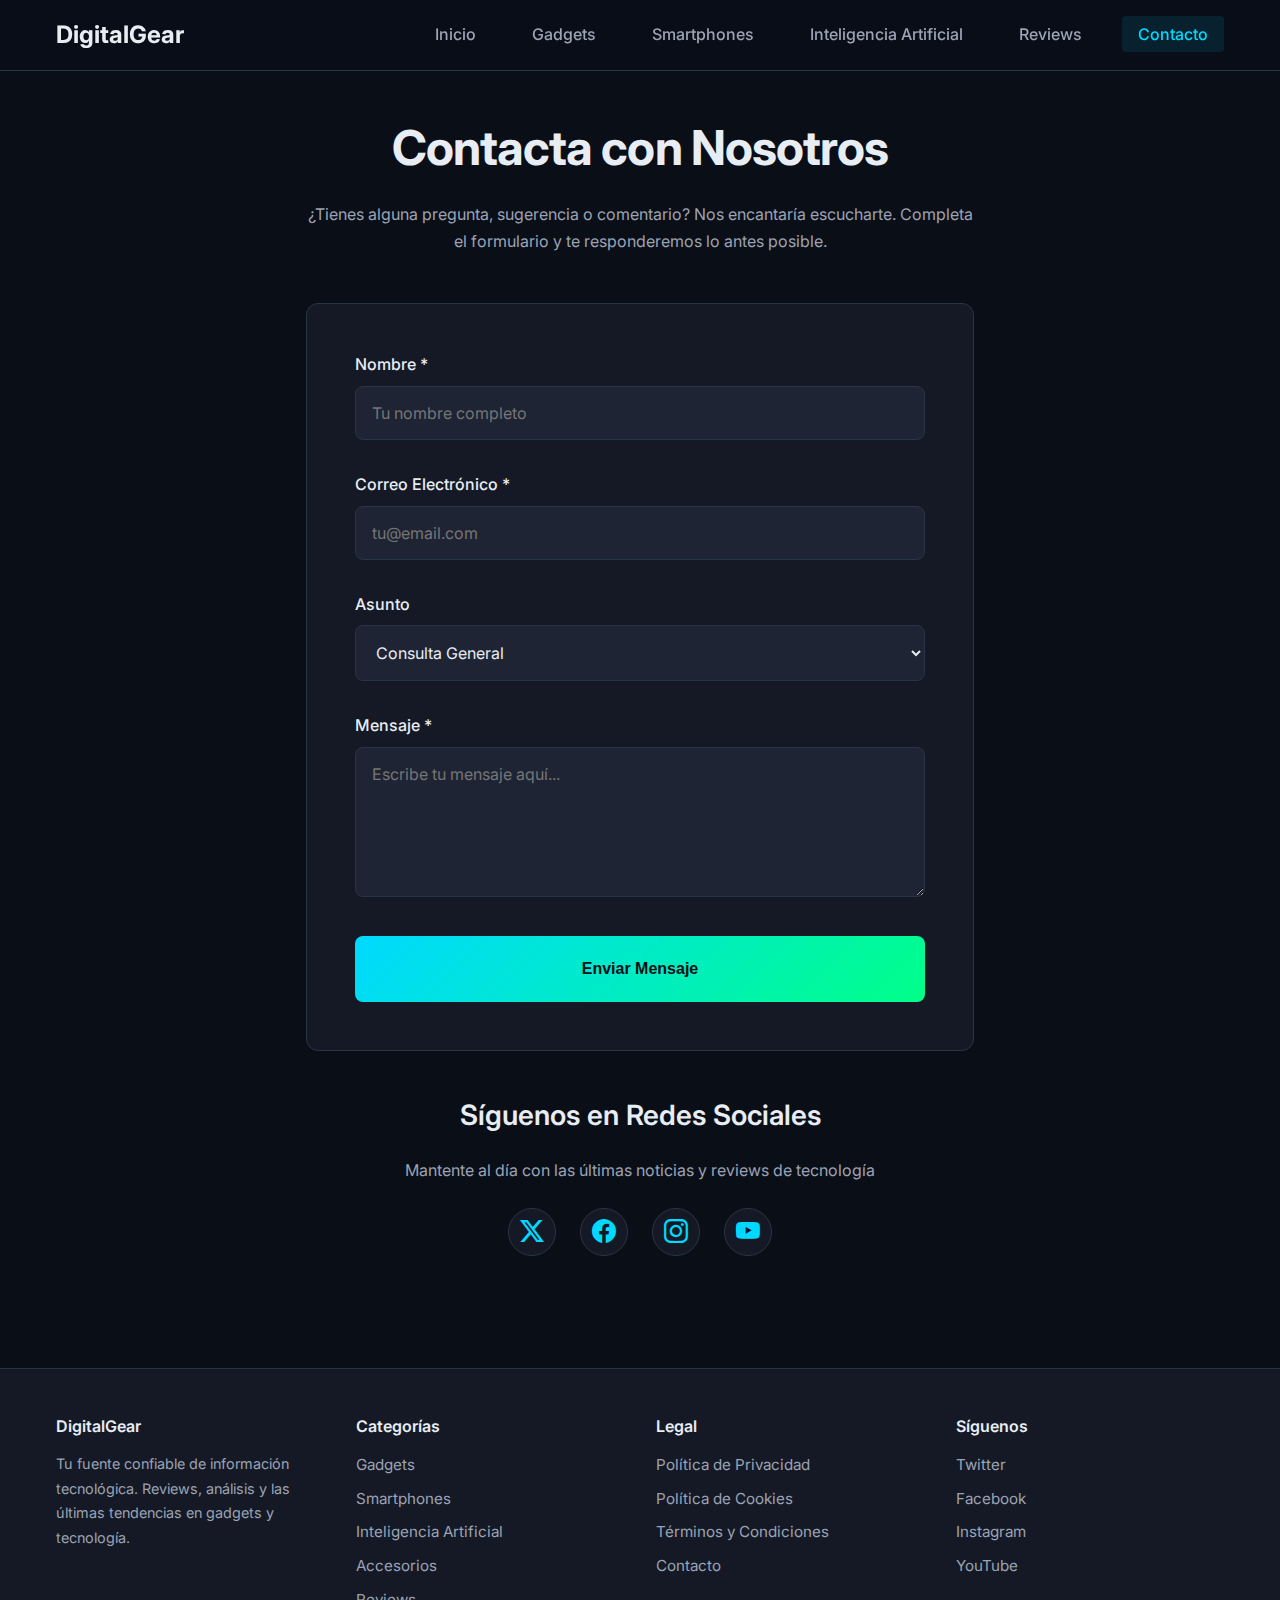
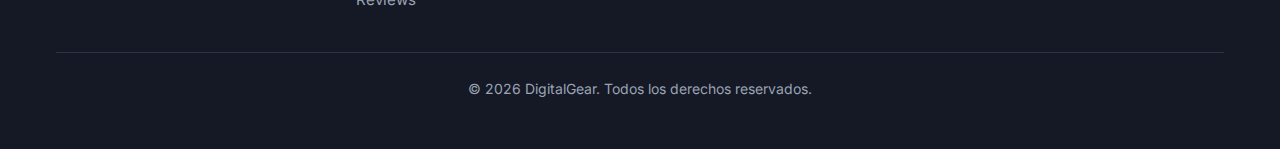
<file: contacto.html>
<!DOCTYPE html>
<html lang="es">
<head>
    <meta charset="UTF-8">
    <meta name="viewport" content="width=device-width, initial-scale=1.0">
    <meta name="description" content="Contacta con DigitalGear. Envíanos tus consultas, sugerencias o comentarios sobre tecnología y gadgets.">
    <meta name="robots" content="index, follow">
    
    <title>Contacto | DigitalGear</title>
    
    <link rel="icon" type="image/x-icon" href="assets/favicon.ico">
    <link rel="stylesheet" href="css/styles.css">
    <link rel="stylesheet" href="css/responsive.css">
    <link rel="stylesheet" href="css/contacto.css">
    <link rel="preconnect" href="https://fonts.googleapis.com">
    <link rel="preconnect" href="https://fonts.gstatic.com" crossorigin>
    <link href="https://fonts.googleapis.com/css2?family=Inter:wght@400;500;600;700&display=swap" rel="stylesheet">
    <!-- Added Bootstrap Icons CDN -->
    <link rel="stylesheet" href="https://cdn.jsdelivr.net/npm/bootstrap-icons@1.11.3/font/bootstrap-icons.min.css">
    
</head>
<body>
    <!-- Header -->
    <header class="site-header">
        <div class="container">
            <div class="header-content">
                <a href="index.html" class="logo">
                    <span>DigitalGear</span>
                </a>
                
                <nav>
                    <button class="menu-toggle" id="menuToggle" aria-label="Toggle menu">
                        <span></span>
                        <span></span>
                        <span></span>
                    </button>
                    
                    <ul class="nav-menu" id="navMenu">
                        <li><a href="index.html">Inicio</a></li>
                        <li><a href="categoria.html?cat=gadgets">Gadgets</a></li>
                        <li><a href="categoria.html?cat=smartphones">Smartphones</a></li>
                        <li><a href="categoria.html?cat=ia">Inteligencia Artificial</a></li>
                        <li><a href="categoria.html?cat=reviews">Reviews</a></li>
                        <li><a href="contacto.html" class="active">Contacto</a></li>
                    </ul>
                </nav>
            </div>
        </div>
    </header>

    <!-- Contact Page -->
    <main class="contact-page">
        <h1>Contacta con Nosotros</h1>
        <p class="contact-description">
            ¿Tienes alguna pregunta, sugerencia o comentario? Nos encantaría escucharte. 
            Completa el formulario y te responderemos lo antes posible.
        </p>

        <form class="contact-form" id="contactForm">
            <div class="form-group">
                <label for="name">Nombre *</label>
                <input type="text" id="name" name="name" required placeholder="Tu nombre completo">
            </div>

            <div class="form-group">
                <label for="email">Correo Electrónico *</label>
                <input type="email" id="email" name="email" required placeholder="tu@email.com">
            </div>

            <div class="form-group">
                <label for="subject">Asunto</label>
                <select id="subject" name="subject">
                    <option value="general">Consulta General</option>
                    <option value="review">Solicitar Review</option>
                    <option value="collaboration">Colaboración</option>
                    <option value="advertising">Publicidad</option>
                    <option value="technical">Soporte Técnico</option>
                    <option value="other">Otro</option>
                </select>
            </div>

            <div class="form-group">
                <label for="message">Mensaje *</label>
                <textarea id="message" name="message" required placeholder="Escribe tu mensaje aquí..."></textarea>
            </div>

            <button type="submit" class="form-submit">Enviar Mensaje</button>
        </form>

        <div class="contact-info">
            <h3>Síguenos en Redes Sociales</h3>
            <p style="color: var(--color-text-secondary); margin-bottom: var(--spacing-md);">
                Mantente al día con las últimas noticias y reviews de tecnología
            </p>
            <div class="social-links">
                <!-- Replaced SVG icons with Bootstrap Icons -->
                <a href="#" target="_blank" rel="noopener" aria-label="Twitter">
                    <i class="bi bi-twitter-x"></i>
                </a>
                <a href="#" target="_blank" rel="noopener" aria-label="Facebook">
                    <i class="bi bi-facebook"></i>
                </a>
                <a href="#" target="_blank" rel="noopener" aria-label="Instagram">
                    <i class="bi bi-instagram"></i>
                </a>
                <a href="#" target="_blank" rel="noopener" aria-label="YouTube">
                    <i class="bi bi-youtube"></i>
                </a>
            </div>
        </div>
    </main>

    <!-- Footer -->
    <footer class="site-footer">
        <div class="container">
            <div class="footer-content">
                <div class="footer-section">
                    <h4>DigitalGear</h4>
                    <p style="color: var(--color-text-secondary); font-size: 0.9rem;">
                        Tu fuente confiable de información tecnológica. Reviews, análisis y las últimas tendencias en gadgets y tecnología.
                    </p>
                </div>
                
                <div class="footer-section">
                    <h4>Categorías</h4>
                    <ul class="footer-links">
                        <li><a href="categoria.html?cat=gadgets">Gadgets</a></li>
                        <li><a href="categoria.html?cat=smartphones">Smartphones</a></li>
                        <li><a href="categoria.html?cat=ia">Inteligencia Artificial</a></li>
                        <li><a href="categoria.html?cat=accesorios">Accesorios</a></li>
                        <li><a href="categoria.html?cat=reviews">Reviews</a></li>
                    </ul>
                </div>
                
                <div class="footer-section">
                    <h4>Legal</h4>
                    <ul class="footer-links">
                        <li><a href="privacidad.html">Política de Privacidad</a></li>
                        <li><a href="cookies.html">Política de Cookies</a></li>
                        <li><a href="terminos.html">Términos y Condiciones</a></li>
                        <li><a href="contacto.html">Contacto</a></li>
                    </ul>
                </div>
                
                <div class="footer-section">
                    <h4>Síguenos</h4>
                    <ul class="footer-links">
                        <li><a href="#" target="_blank" rel="noopener">Twitter</a></li>
                        <li><a href="#" target="_blank" rel="noopener">Facebook</a></li>
                        <li><a href="#" target="_blank" rel="noopener">Instagram</a></li>
                        <li><a href="#" target="_blank" rel="noopener">YouTube</a></li>
                    </ul>
                </div>
            </div>
            
            <div class="footer-bottom">
                <p>&copy; 2026 DigitalGear. Todos los derechos reservados.</p>
            </div>
        </div>
    </footer>

    <script src="js/main.js"></script>
    <script>
        // Contact form handling
        document.getElementById('contactForm').addEventListener('submit', function(e) {
            e.preventDefault();
            alert('Gracias por tu mensaje. Te responderemos pronto!');
            this.reset();
        });
    </script>
</body>
</html>
</file>
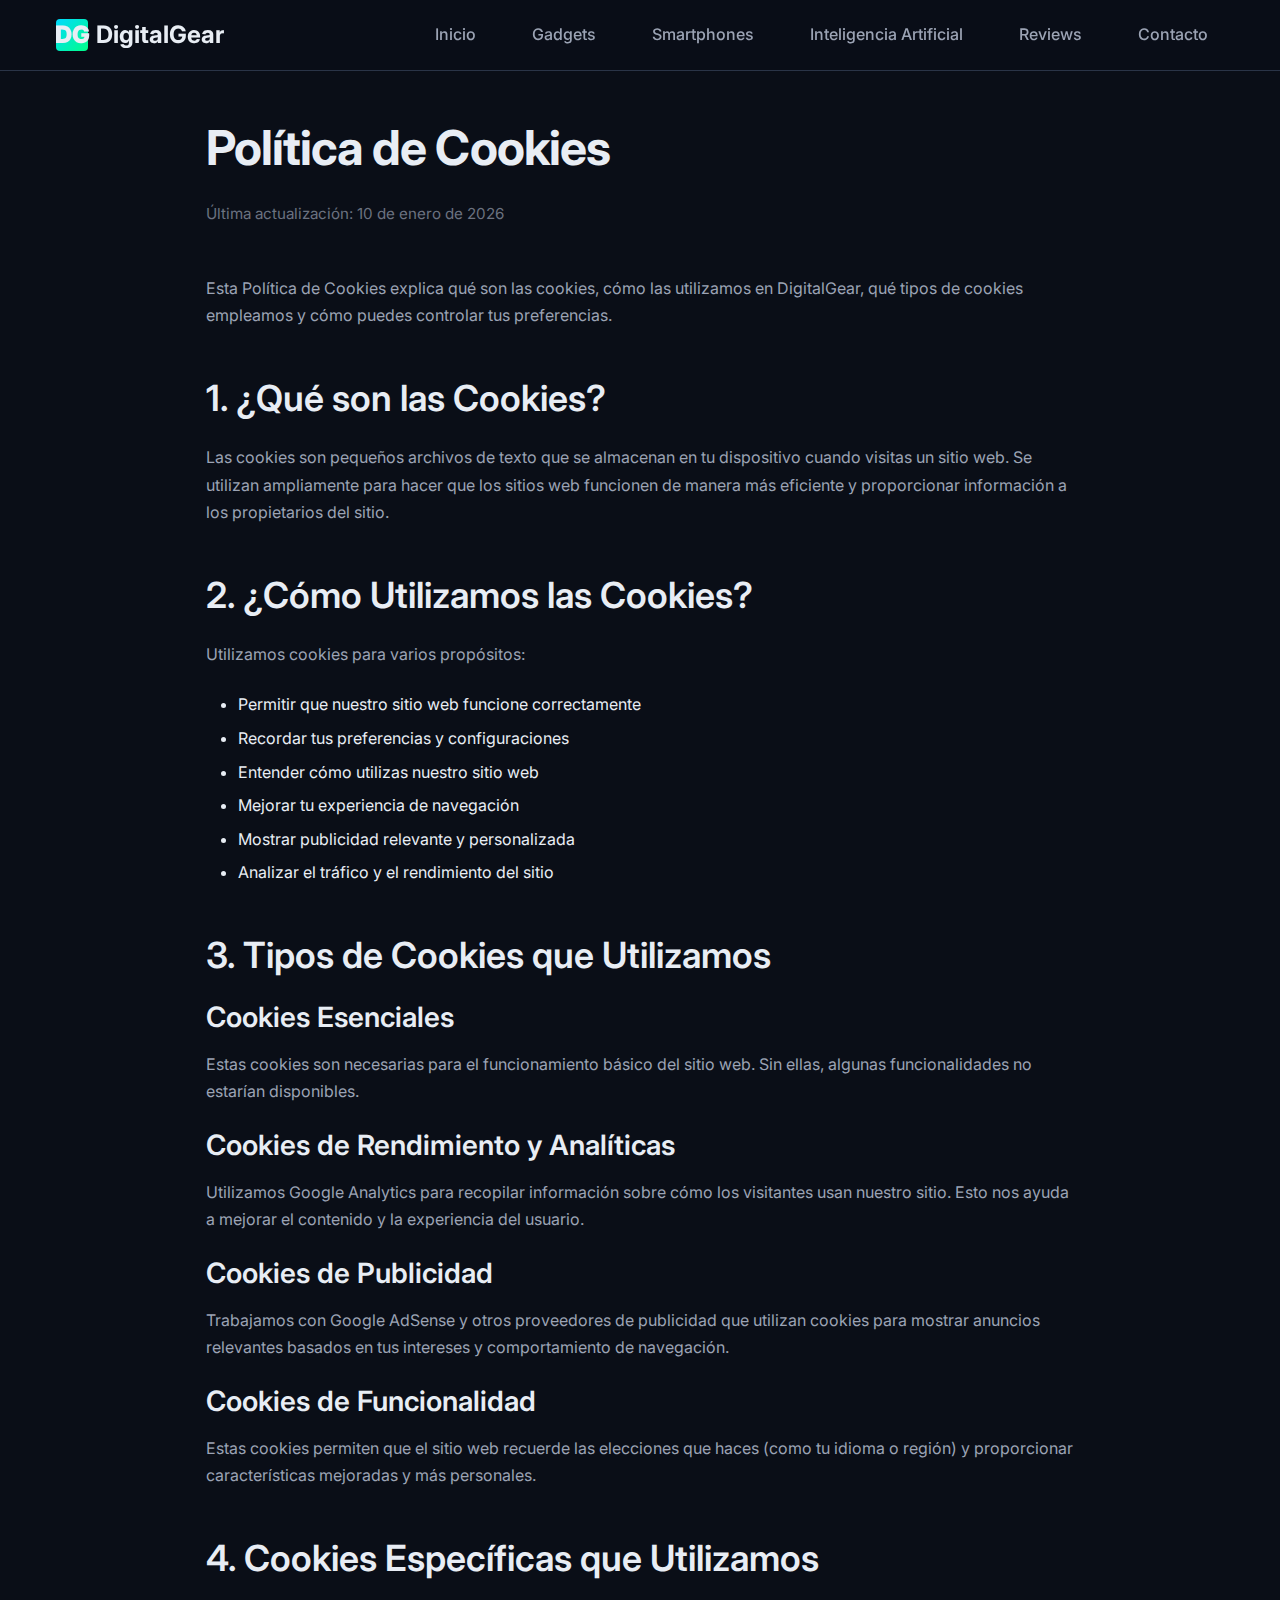
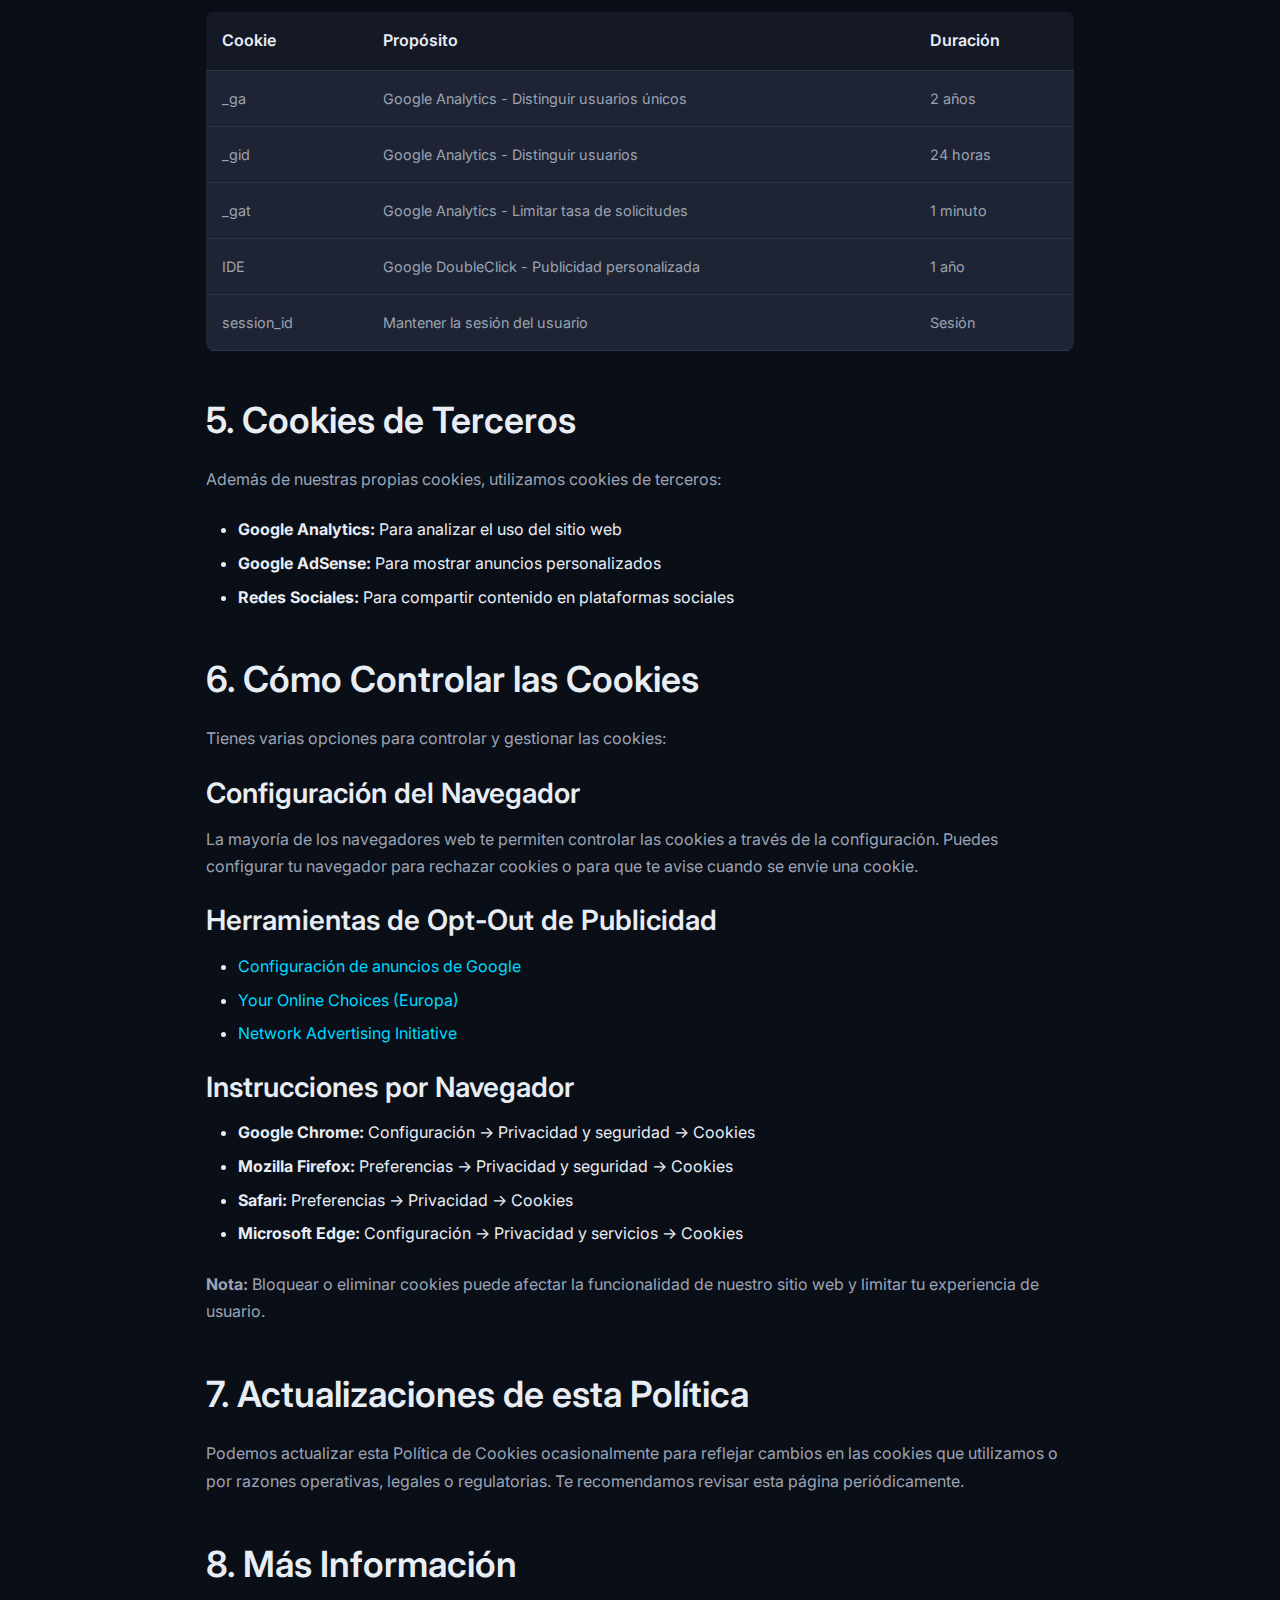
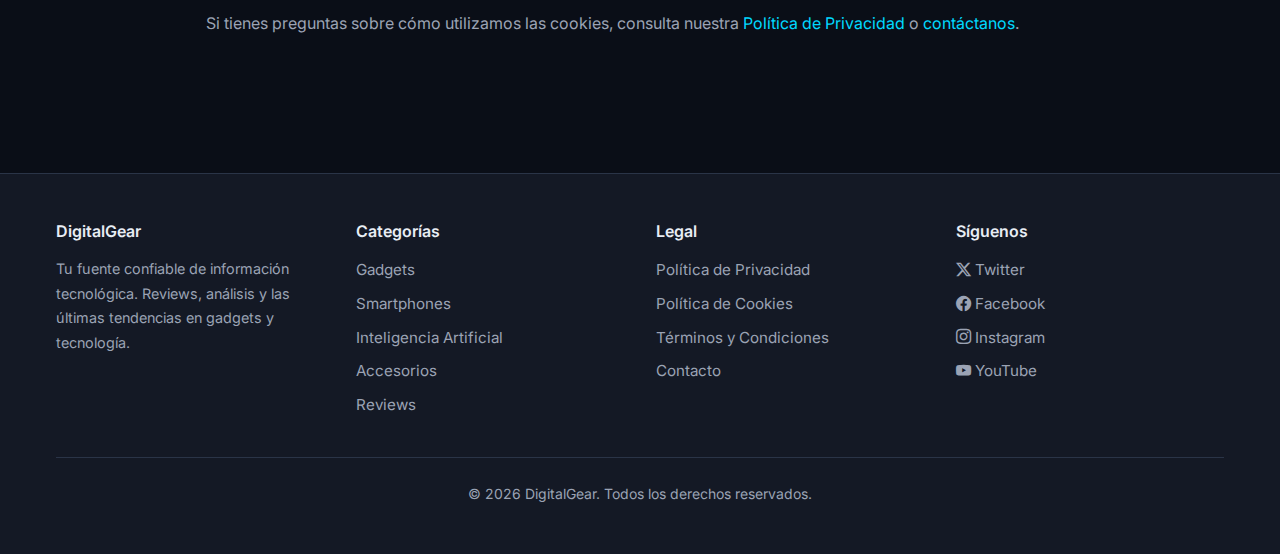
<file: cookies.html>
<!DOCTYPE html>
<html lang="es">
<head>
    <meta charset="UTF-8">
    <meta name="viewport" content="width=device-width, initial-scale=1.0">
    <meta name="description" content="Política de Cookies de DigitalGear. Información sobre el uso de cookies y tecnologías similares en nuestro sitio web.">
    <meta name="robots" content="index, follow">
    
    <title>Política de Cookies | DigitalGear</title>
    
    <link rel="icon" type="image/x-icon" href="assets/favicon.ico">
    <link rel="stylesheet" href="css/styles.css">
    <link rel="stylesheet" href="css/responsive.css">
    <link rel="preconnect" href="https://fonts.googleapis.com">
    <link rel="preconnect" href="https://fonts.gstatic.com" crossorigin>
    <link href="https://fonts.googleapis.com/css2?family=Inter:wght@400;500;600;700&display=swap" rel="stylesheet">
    <!-- Added Bootstrap Icons CDN -->
    <link rel="stylesheet" href="https://cdn.jsdelivr.net/npm/bootstrap-icons@1.11.3/font/bootstrap-icons.min.css">
    
    <style>
        .legal-page {
            max-width: 900px;
            margin: 0 auto;
            padding: var(--spacing-xl) var(--container-padding);
        }
        
        .legal-page h1 {
            margin-bottom: var(--spacing-md);
        }
        
        .legal-page .last-updated {
            color: var(--color-text-muted);
            margin-bottom: var(--spacing-xl);
            font-size: 0.95rem;
        }
        
        .legal-page h2 {
            margin-top: var(--spacing-xl);
            margin-bottom: var(--spacing-md);
        }
        
        .legal-page p {
            margin-bottom: var(--spacing-md);
        }
        
        .legal-page ul {
            margin-bottom: var(--spacing-md);
            padding-left: var(--spacing-lg);
        }
        
        .legal-page li {
            margin-bottom: var(--spacing-xs);
        }
        
        .cookie-table {
            width: 100%;
            border-collapse: collapse;
            margin: var(--spacing-lg) 0;
            background-color: var(--color-bg-tertiary);
            border-radius: var(--radius-md);
            overflow: hidden;
        }
        
        .cookie-table th,
        .cookie-table td {
            padding: var(--spacing-sm);
            text-align: left;
            border-bottom: 1px solid var(--color-border);
        }
        
        .cookie-table th {
            background-color: var(--color-bg-secondary);
            color: var(--color-text-primary);
            font-weight: 600;
        }
        
        .cookie-table td {
            color: var(--color-text-secondary);
            font-size: 0.9rem;
        }
    </style>
</head>
<body>
    <!-- Header -->
    <header class="site-header">
        <div class="container">
            <div class="header-content">
                <a href="index.html" class="logo">
                    <span class="logo-icon">DG</span>
                    <span>DigitalGear</span>
                </a>
                
                <nav>
                    <button class="menu-toggle" id="menuToggle" aria-label="Toggle menu">
                        <span></span>
                        <span></span>
                        <span></span>
                    </button>
                    
                    <ul class="nav-menu" id="navMenu">
                        <li><a href="index.html">Inicio</a></li>
                        <li><a href="categoria.html?cat=gadgets">Gadgets</a></li>
                        <li><a href="categoria.html?cat=smartphones">Smartphones</a></li>
                        <li><a href="categoria.html?cat=ia">Inteligencia Artificial</a></li>
                        <li><a href="categoria.html?cat=reviews">Reviews</a></li>
                        <li><a href="contacto.html">Contacto</a></li>
                    </ul>
                </nav>
            </div>
        </div>
    </header>

    <!-- Legal Content -->
    <main class="legal-page">
        <h1>Política de Cookies</h1>
        <p class="last-updated">Última actualización: 10 de enero de 2026</p>

        <p>
            Esta Política de Cookies explica qué son las cookies, cómo las utilizamos en DigitalGear, 
            qué tipos de cookies empleamos y cómo puedes controlar tus preferencias.
        </p>

        <h2>1. ¿Qué son las Cookies?</h2>
        <p>
            Las cookies son pequeños archivos de texto que se almacenan en tu dispositivo cuando visitas un sitio web. 
            Se utilizan ampliamente para hacer que los sitios web funcionen de manera más eficiente y proporcionar 
            información a los propietarios del sitio.
        </p>

        <h2>2. ¿Cómo Utilizamos las Cookies?</h2>
        <p>Utilizamos cookies para varios propósitos:</p>
        <ul>
            <li>Permitir que nuestro sitio web funcione correctamente</li>
            <li>Recordar tus preferencias y configuraciones</li>
            <li>Entender cómo utilizas nuestro sitio web</li>
            <li>Mejorar tu experiencia de navegación</li>
            <li>Mostrar publicidad relevante y personalizada</li>
            <li>Analizar el tráfico y el rendimiento del sitio</li>
        </ul>

        <h2>3. Tipos de Cookies que Utilizamos</h2>

        <h3>Cookies Esenciales</h3>
        <p>
            Estas cookies son necesarias para el funcionamiento básico del sitio web. 
            Sin ellas, algunas funcionalidades no estarían disponibles.
        </p>

        <h3>Cookies de Rendimiento y Analíticas</h3>
        <p>
            Utilizamos Google Analytics para recopilar información sobre cómo los visitantes usan nuestro sitio. 
            Esto nos ayuda a mejorar el contenido y la experiencia del usuario.
        </p>

        <h3>Cookies de Publicidad</h3>
        <p>
            Trabajamos con Google AdSense y otros proveedores de publicidad que utilizan cookies para mostrar 
            anuncios relevantes basados en tus intereses y comportamiento de navegación.
        </p>

        <h3>Cookies de Funcionalidad</h3>
        <p>
            Estas cookies permiten que el sitio web recuerde las elecciones que haces (como tu idioma o región) 
            y proporcionar características mejoradas y más personales.
        </p>

        <h2>4. Cookies Específicas que Utilizamos</h2>
        <table class="cookie-table">
            <thead>
                <tr>
                    <th>Cookie</th>
                    <th>Propósito</th>
                    <th>Duración</th>
                </tr>
            </thead>
            <tbody>
                <tr>
                    <td>_ga</td>
                    <td>Google Analytics - Distinguir usuarios únicos</td>
                    <td>2 años</td>
                </tr>
                <tr>
                    <td>_gid</td>
                    <td>Google Analytics - Distinguir usuarios</td>
                    <td>24 horas</td>
                </tr>
                <tr>
                    <td>_gat</td>
                    <td>Google Analytics - Limitar tasa de solicitudes</td>
                    <td>1 minuto</td>
                </tr>
                <tr>
                    <td>IDE</td>
                    <td>Google DoubleClick - Publicidad personalizada</td>
                    <td>1 año</td>
                </tr>
                <tr>
                    <td>session_id</td>
                    <td>Mantener la sesión del usuario</td>
                    <td>Sesión</td>
                </tr>
            </tbody>
        </table>

        <h2>5. Cookies de Terceros</h2>
        <p>Además de nuestras propias cookies, utilizamos cookies de terceros:</p>
        <ul>
            <li><strong>Google Analytics:</strong> Para analizar el uso del sitio web</li>
            <li><strong>Google AdSense:</strong> Para mostrar anuncios personalizados</li>
            <li><strong>Redes Sociales:</strong> Para compartir contenido en plataformas sociales</li>
        </ul>

        <h2>6. Cómo Controlar las Cookies</h2>
        <p>Tienes varias opciones para controlar y gestionar las cookies:</p>

        <h3>Configuración del Navegador</h3>
        <p>
            La mayoría de los navegadores web te permiten controlar las cookies a través de la configuración. 
            Puedes configurar tu navegador para rechazar cookies o para que te avise cuando se envíe una cookie.
        </p>

        <h3>Herramientas de Opt-Out de Publicidad</h3>
        <ul>
            <li>
                <a href="https://www.google.com/settings/ads" target="_blank" rel="noopener">
                    Configuración de anuncios de Google
                </a>
            </li>
            <li>
                <a href="https://www.youronlinechoices.com/" target="_blank" rel="noopener">
                    Your Online Choices (Europa)
                </a>
            </li>
            <li>
                <a href="https://optout.networkadvertising.org/" target="_blank" rel="noopener">
                    Network Advertising Initiative
                </a>
            </li>
        </ul>

        <h3>Instrucciones por Navegador</h3>
        <ul>
            <li><strong>Google Chrome:</strong> Configuración → Privacidad y seguridad → Cookies</li>
            <li><strong>Mozilla Firefox:</strong> Preferencias → Privacidad y seguridad → Cookies</li>
            <li><strong>Safari:</strong> Preferencias → Privacidad → Cookies</li>
            <li><strong>Microsoft Edge:</strong> Configuración → Privacidad y servicios → Cookies</li>
        </ul>

        <p>
            <strong>Nota:</strong> Bloquear o eliminar cookies puede afectar la funcionalidad de nuestro sitio web 
            y limitar tu experiencia de usuario.
        </p>

        <h2>7. Actualizaciones de esta Política</h2>
        <p>
            Podemos actualizar esta Política de Cookies ocasionalmente para reflejar cambios en las cookies que utilizamos 
            o por razones operativas, legales o regulatorias. Te recomendamos revisar esta página periódicamente.
        </p>

        <h2>8. Más Información</h2>
        <p>
            Si tienes preguntas sobre cómo utilizamos las cookies, consulta nuestra 
            <a href="privacidad.html">Política de Privacidad</a> o <a href="contacto.html">contáctanos</a>.
        </p>
    </main>

    <!-- Footer -->
    <footer class="site-footer">
        <div class="container">
            <div class="footer-content">
                <div class="footer-section">
                    <h4>DigitalGear</h4>
                    <p style="color: var(--color-text-secondary); font-size: 0.9rem;">
                        Tu fuente confiable de información tecnológica. Reviews, análisis y las últimas tendencias en gadgets y tecnología.
                    </p>
                </div>
                
                <div class="footer-section">
                    <h4>Categorías</h4>
                    <ul class="footer-links">
                        <li><a href="categoria.html?cat=gadgets">Gadgets</a></li>
                        <li><a href="categoria.html?cat=smartphones">Smartphones</a></li>
                        <li><a href="categoria.html?cat=ia">Inteligencia Artificial</a></li>
                        <li><a href="categoria.html?cat=accesorios">Accesorios</a></li>
                        <li><a href="categoria.html?cat=reviews">Reviews</a></li>
                    </ul>
                </div>
                
                <div class="footer-section">
                    <h4>Legal</h4>
                    <ul class="footer-links">
                        <li><a href="privacidad.html">Política de Privacidad</a></li>
                        <li><a href="cookies.html">Política de Cookies</a></li>
                        <li><a href="terminos.html">Términos y Condiciones</a></li>
                        <li><a href="contacto.html">Contacto</a></li>
                    </ul>
                </div>
                
                <div class="footer-section">
                    <h4>Síguenos</h4>
                    <ul class="footer-links">
                        <li><a href="#" target="_blank" rel="noopener" class="bi bi-twitter-x"> Twitter</a></li>
                        <li><a href="#" target="_blank" rel="noopener" class="bi bi-facebook"> Facebook</a></li>
                        <li><a href="#" target="_blank" rel="noopener" class="bi bi-instagram"> Instagram</a></li>
                        <li><a href="#" target="_blank" rel="noopener" class="bi bi-youtube"> YouTube</a></li>
                    </ul>
                </div>
            </div>
            
            <div class="footer-bottom">
                <p>&copy; 2026 DigitalGear. Todos los derechos reservados.</p>
            </div>
        </div>
    </footer>

    <script src="js/main.js"></script>
</body>
</html>
</file>
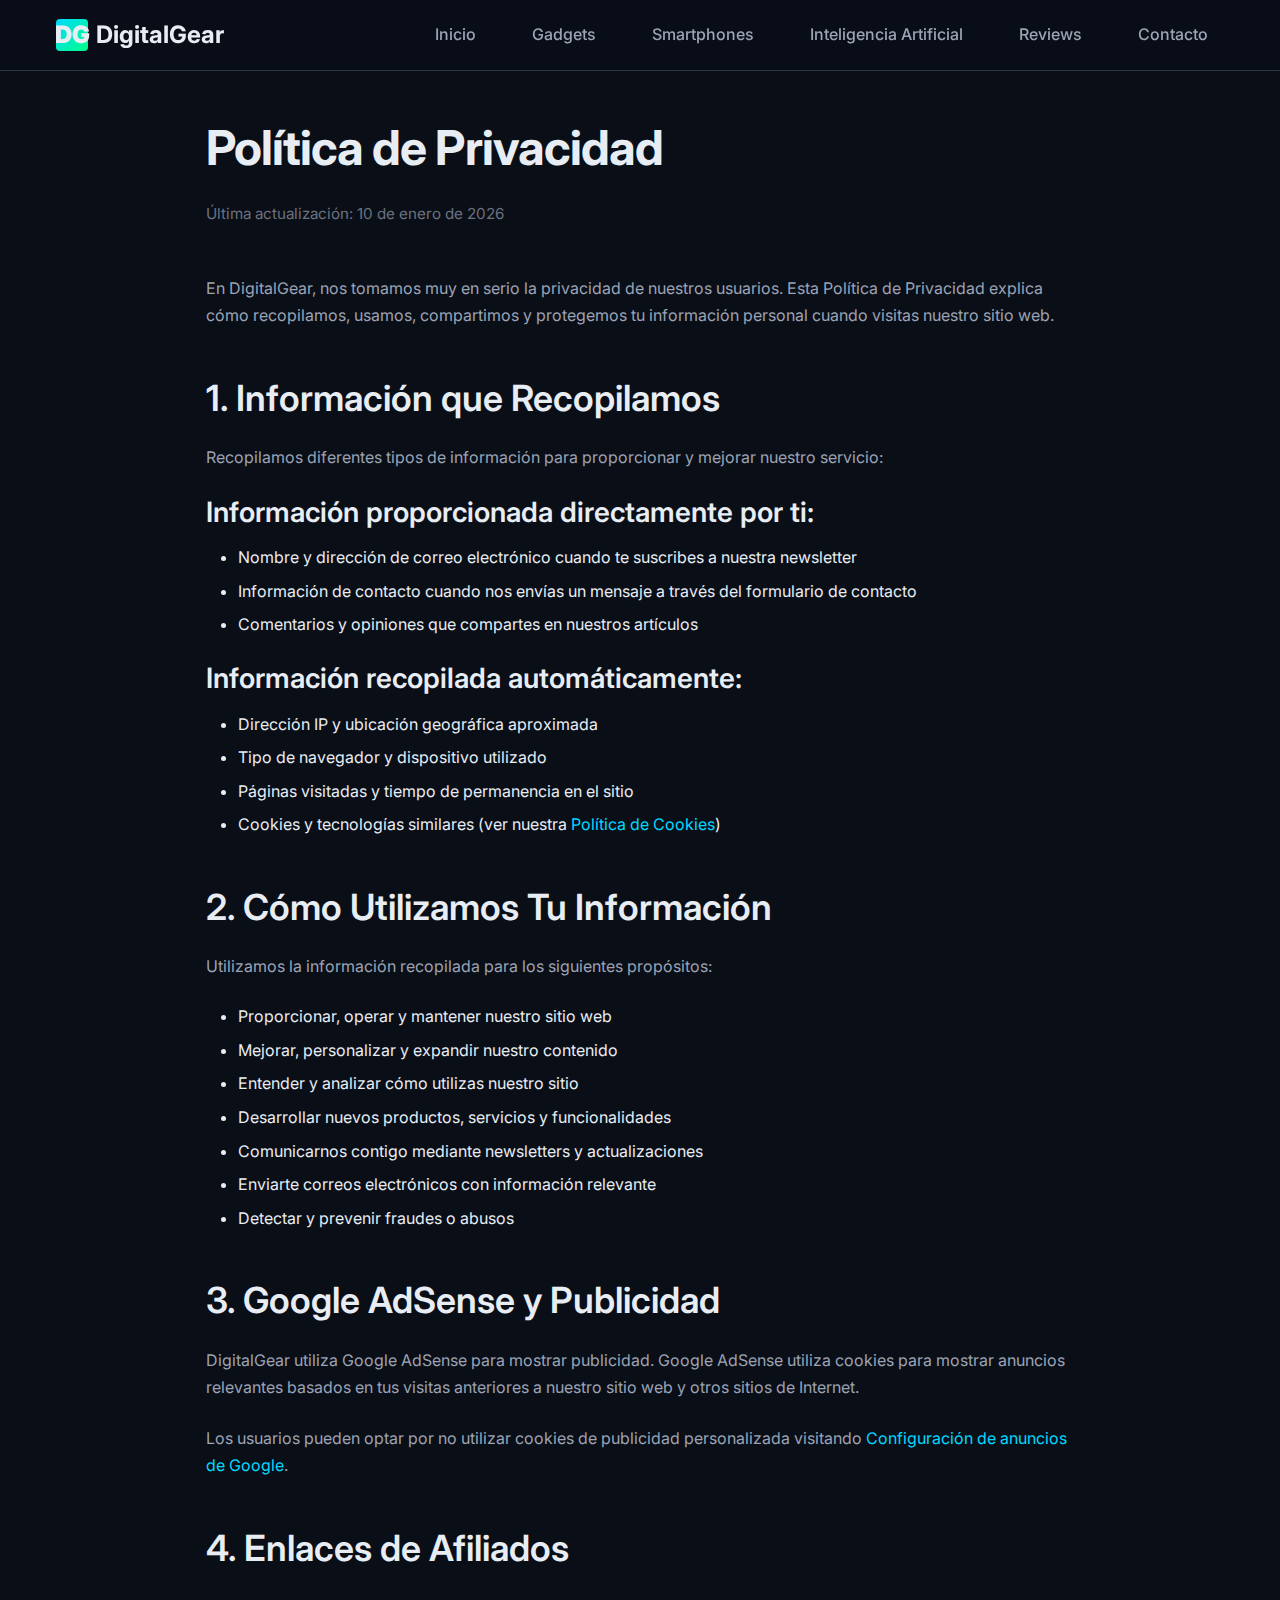
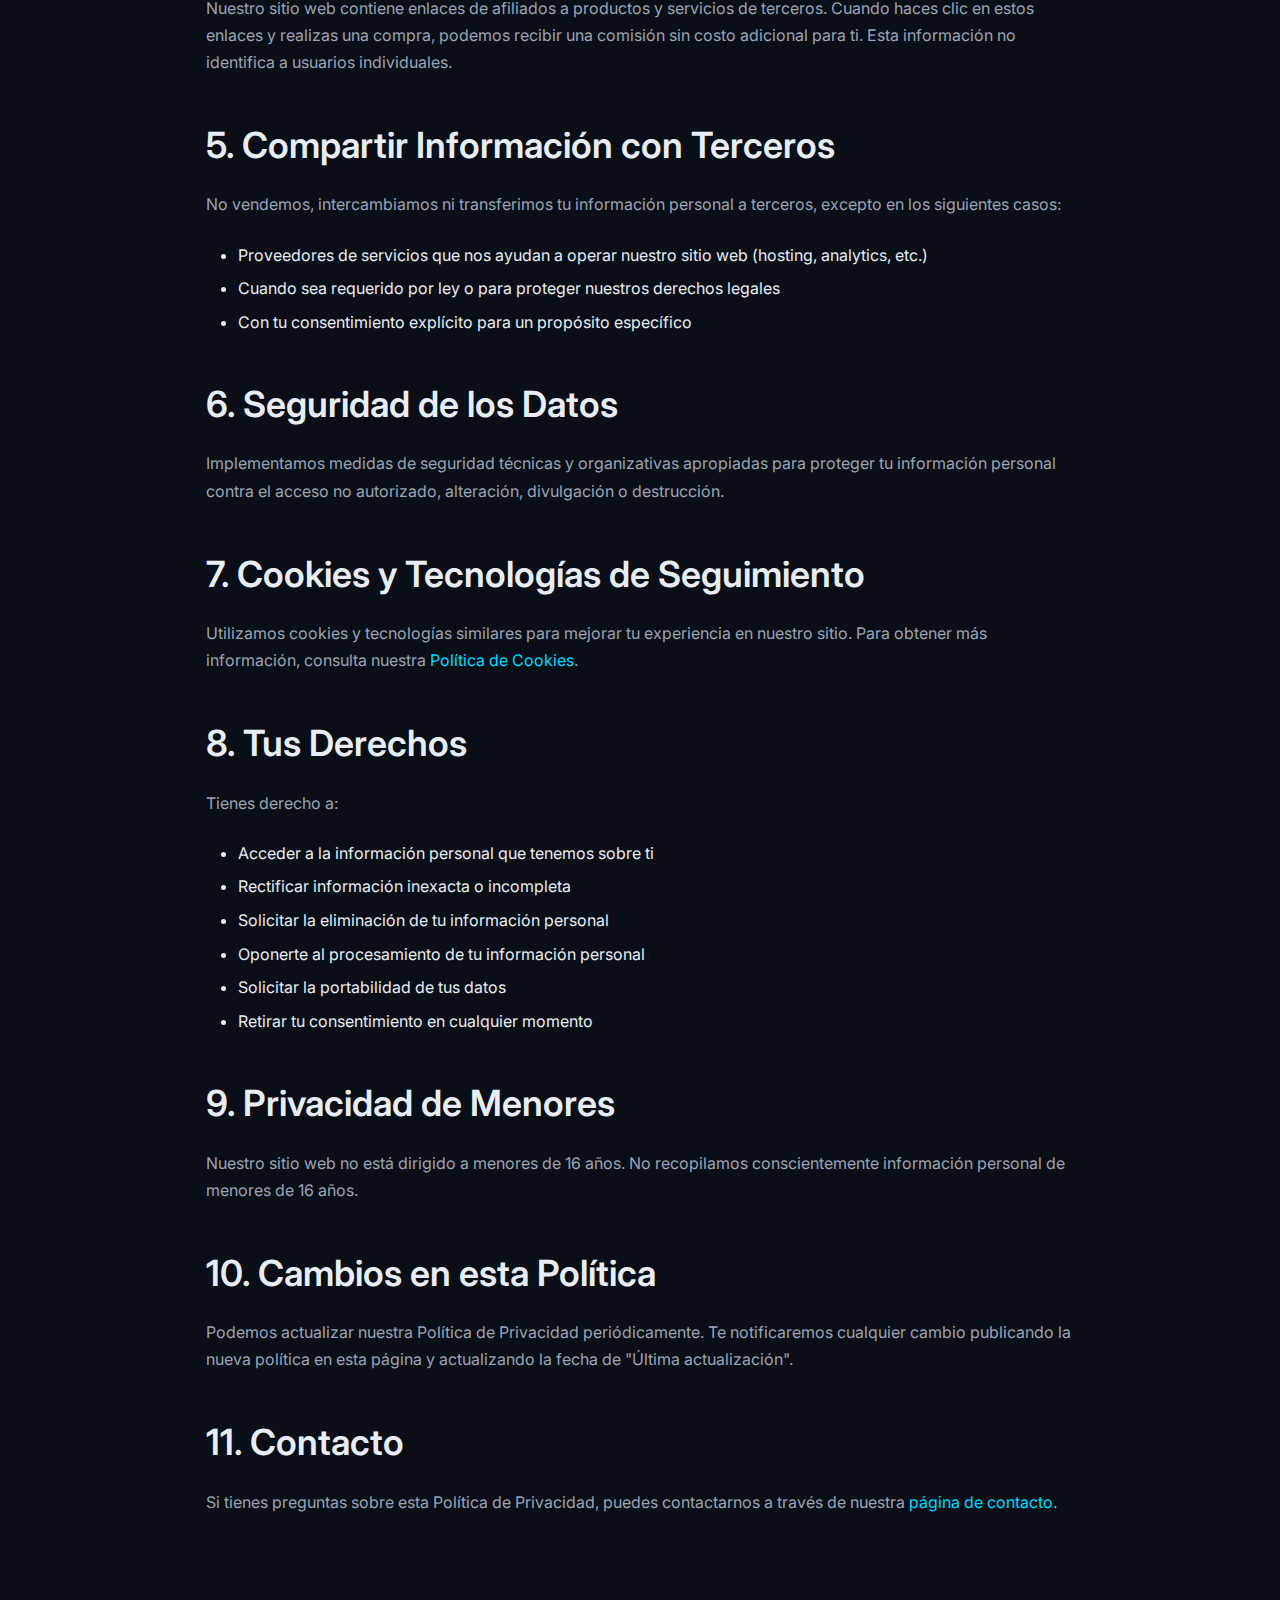
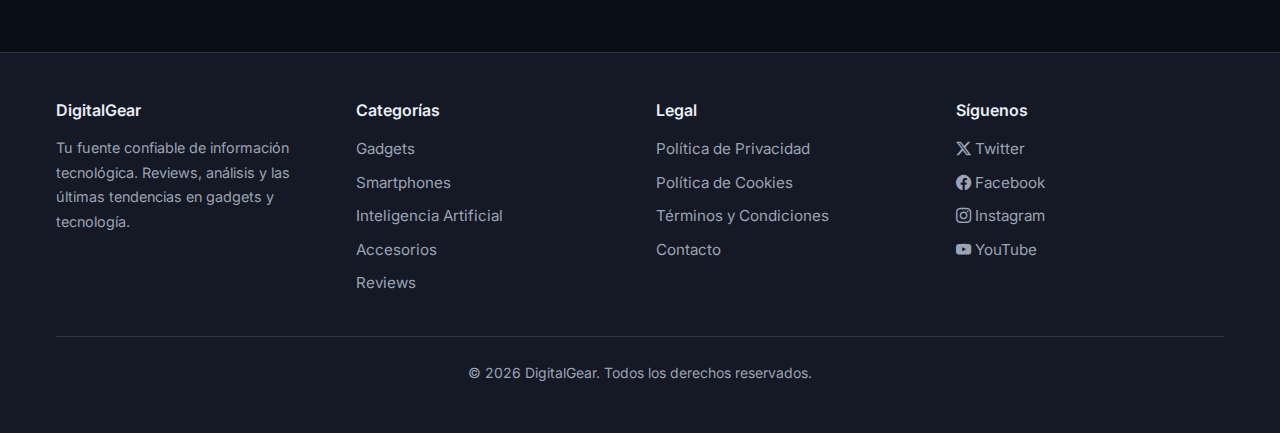
<file: privacidad.html>
<!DOCTYPE html>
<html lang="es">
<head>
    <meta charset="UTF-8">
    <meta name="viewport" content="width=device-width, initial-scale=1.0">
    <meta name="description" content="Política de Privacidad de DigitalGear. Información sobre cómo recopilamos, usamos y protegemos tus datos personales.">
    <meta name="robots" content="index, follow">
    
    <title>Política de Privacidad | DigitalGear</title>
    
    <link rel="icon" type="image/x-icon" href="assets/favicon.ico">
    <link rel="stylesheet" href="css/styles.css">
    <link rel="stylesheet" href="css/responsive.css">
    <link rel="preconnect" href="https://fonts.googleapis.com">
    <link rel="preconnect" href="https://fonts.gstatic.com" crossorigin>
    <link href="https://fonts.googleapis.com/css2?family=Inter:wght@400;500;600;700&display=swap" rel="stylesheet">
    <!-- Added Bootstrap Icons CDN -->
    <link rel="stylesheet" href="https://cdn.jsdelivr.net/npm/bootstrap-icons@1.11.3/font/bootstrap-icons.min.css">
    
    <style>
        .legal-page {
            max-width: 900px;
            margin: 0 auto;
            padding: var(--spacing-xl) var(--container-padding);
        }
        
        .legal-page h1 {
            margin-bottom: var(--spacing-md);
        }
        
        .legal-page .last-updated {
            color: var(--color-text-muted);
            margin-bottom: var(--spacing-xl);
            font-size: 0.95rem;
        }
        
        .legal-page h2 {
            margin-top: var(--spacing-xl);
            margin-bottom: var(--spacing-md);
        }
        
        .legal-page p {
            margin-bottom: var(--spacing-md);
        }
        
        .legal-page ul {
            margin-bottom: var(--spacing-md);
            padding-left: var(--spacing-lg);
        }
        
        .legal-page li {
            margin-bottom: var(--spacing-xs);
        }
    </style>
</head>
<body>
    <!-- Header -->
    <header class="site-header">
        <div class="container">
            <div class="header-content">
                <a href="index.html" class="logo">
                    <span class="logo-icon">DG</span>
                    <span>DigitalGear</span>
                </a>
                
                <nav>
                    <button class="menu-toggle" id="menuToggle" aria-label="Toggle menu">
                        <span></span>
                        <span></span>
                        <span></span>
                    </button>
                    
                    <ul class="nav-menu" id="navMenu">
                        <li><a href="index.html">Inicio</a></li>
                        <li><a href="categoria.html?cat=gadgets">Gadgets</a></li>
                        <li><a href="categoria.html?cat=smartphones">Smartphones</a></li>
                        <li><a href="categoria.html?cat=ia">Inteligencia Artificial</a></li>
                        <li><a href="categoria.html?cat=reviews">Reviews</a></li>
                        <li><a href="contacto.html">Contacto</a></li>
                    </ul>
                </nav>
            </div>
        </div>
    </header>

    <!-- Legal Content -->
    <main class="legal-page">
        <h1>Política de Privacidad</h1>
        <p class="last-updated">Última actualización: 10 de enero de 2026</p>

        <p>
            En DigitalGear, nos tomamos muy en serio la privacidad de nuestros usuarios. Esta Política de Privacidad 
            explica cómo recopilamos, usamos, compartimos y protegemos tu información personal cuando visitas nuestro sitio web.
        </p>

        <h2>1. Información que Recopilamos</h2>
        <p>Recopilamos diferentes tipos de información para proporcionar y mejorar nuestro servicio:</p>
        
        <h3>Información proporcionada directamente por ti:</h3>
        <ul>
            <li>Nombre y dirección de correo electrónico cuando te suscribes a nuestra newsletter</li>
            <li>Información de contacto cuando nos envías un mensaje a través del formulario de contacto</li>
            <li>Comentarios y opiniones que compartes en nuestros artículos</li>
        </ul>

        <h3>Información recopilada automáticamente:</h3>
        <ul>
            <li>Dirección IP y ubicación geográfica aproximada</li>
            <li>Tipo de navegador y dispositivo utilizado</li>
            <li>Páginas visitadas y tiempo de permanencia en el sitio</li>
            <li>Cookies y tecnologías similares (ver nuestra <a href="cookies.html">Política de Cookies</a>)</li>
        </ul>

        <h2>2. Cómo Utilizamos Tu Información</h2>
        <p>Utilizamos la información recopilada para los siguientes propósitos:</p>
        <ul>
            <li>Proporcionar, operar y mantener nuestro sitio web</li>
            <li>Mejorar, personalizar y expandir nuestro contenido</li>
            <li>Entender y analizar cómo utilizas nuestro sitio</li>
            <li>Desarrollar nuevos productos, servicios y funcionalidades</li>
            <li>Comunicarnos contigo mediante newsletters y actualizaciones</li>
            <li>Enviarte correos electrónicos con información relevante</li>
            <li>Detectar y prevenir fraudes o abusos</li>
        </ul>

        <h2>3. Google AdSense y Publicidad</h2>
        <p>
            DigitalGear utiliza Google AdSense para mostrar publicidad. Google AdSense utiliza cookies para mostrar 
            anuncios relevantes basados en tus visitas anteriores a nuestro sitio web y otros sitios de Internet.
        </p>
        <p>
            Los usuarios pueden optar por no utilizar cookies de publicidad personalizada visitando 
            <a href="https://www.google.com/settings/ads" target="_blank" rel="noopener">Configuración de anuncios de Google</a>.
        </p>

        <h2>4. Enlaces de Afiliados</h2>
        <p>
            Nuestro sitio web contiene enlaces de afiliados a productos y servicios de terceros. Cuando haces clic en 
            estos enlaces y realizas una compra, podemos recibir una comisión sin costo adicional para ti. 
            Esta información no identifica a usuarios individuales.
        </p>

        <h2>5. Compartir Información con Terceros</h2>
        <p>No vendemos, intercambiamos ni transferimos tu información personal a terceros, excepto en los siguientes casos:</p>
        <ul>
            <li>Proveedores de servicios que nos ayudan a operar nuestro sitio web (hosting, analytics, etc.)</li>
            <li>Cuando sea requerido por ley o para proteger nuestros derechos legales</li>
            <li>Con tu consentimiento explícito para un propósito específico</li>
        </ul>

        <h2>6. Seguridad de los Datos</h2>
        <p>
            Implementamos medidas de seguridad técnicas y organizativas apropiadas para proteger tu información personal 
            contra el acceso no autorizado, alteración, divulgación o destrucción.
        </p>

        <h2>7. Cookies y Tecnologías de Seguimiento</h2>
        <p>
            Utilizamos cookies y tecnologías similares para mejorar tu experiencia en nuestro sitio. Para obtener más 
            información, consulta nuestra <a href="cookies.html">Política de Cookies</a>.
        </p>

        <h2>8. Tus Derechos</h2>
        <p>Tienes derecho a:</p>
        <ul>
            <li>Acceder a la información personal que tenemos sobre ti</li>
            <li>Rectificar información inexacta o incompleta</li>
            <li>Solicitar la eliminación de tu información personal</li>
            <li>Oponerte al procesamiento de tu información personal</li>
            <li>Solicitar la portabilidad de tus datos</li>
            <li>Retirar tu consentimiento en cualquier momento</li>
        </ul>

        <h2>9. Privacidad de Menores</h2>
        <p>
            Nuestro sitio web no está dirigido a menores de 16 años. No recopilamos conscientemente información 
            personal de menores de 16 años.
        </p>

        <h2>10. Cambios en esta Política</h2>
        <p>
            Podemos actualizar nuestra Política de Privacidad periódicamente. Te notificaremos cualquier cambio 
            publicando la nueva política en esta página y actualizando la fecha de "Última actualización".
        </p>

        <h2>11. Contacto</h2>
        <p>
            Si tienes preguntas sobre esta Política de Privacidad, puedes contactarnos a través de nuestra 
            <a href="contacto.html">página de contacto</a>.
        </p>
    </main>

    <!-- Footer -->
    <footer class="site-footer">
        <div class="container">
            <div class="footer-content">
                <div class="footer-section">
                    <h4>DigitalGear</h4>
                    <p style="color: var(--color-text-secondary); font-size: 0.9rem;">
                        Tu fuente confiable de información tecnológica. Reviews, análisis y las últimas tendencias en gadgets y tecnología.
                    </p>
                </div>
                
                <div class="footer-section">
                    <h4>Categorías</h4>
                    <ul class="footer-links">
                        <li><a href="categoria.html?cat=gadgets">Gadgets</a></li>
                        <li><a href="categoria.html?cat=smartphones">Smartphones</a></li>
                        <li><a href="categoria.html?cat=ia">Inteligencia Artificial</a></li>
                        <li><a href="categoria.html?cat=accesorios">Accesorios</a></li>
                        <li><a href="categoria.html?cat=reviews">Reviews</a></li>
                    </ul>
                </div>
                
                <div class="footer-section">
                    <h4>Legal</h4>
                    <ul class="footer-links">
                        <li><a href="privacidad.html">Política de Privacidad</a></li>
                        <li><a href="cookies.html">Política de Cookies</a></li>
                        <li><a href="terminos.html">Términos y Condiciones</a></li>
                        <li><a href="contacto.html">Contacto</a></li>
                    </ul>
                </div>
                
                <div class="footer-section">
                    <h4>Síguenos</h4>
                    <ul class="footer-links">
                        <li><a href="#" target="_blank" rel="noopener" class="bi bi-twitter-x"> Twitter</a></li>
                        <li><a href="#" target="_blank" rel="noopener" class="bi bi-facebook"> Facebook</a></li>
                        <li><a href="#" target="_blank" rel="noopener" class="bi bi-instagram"> Instagram</a></li>
                        <li><a href="#" target="_blank" rel="noopener" class="bi bi-youtube"> YouTube</a></li>
                    </ul>
                </div>
            </div>
            
            <div class="footer-bottom">
                <p>&copy; 2026 DigitalGear. Todos los derechos reservados.</p>
            </div>
        </div>
    </footer>

    <script src="js/main.js"></script>
</body>
</html>
</file>
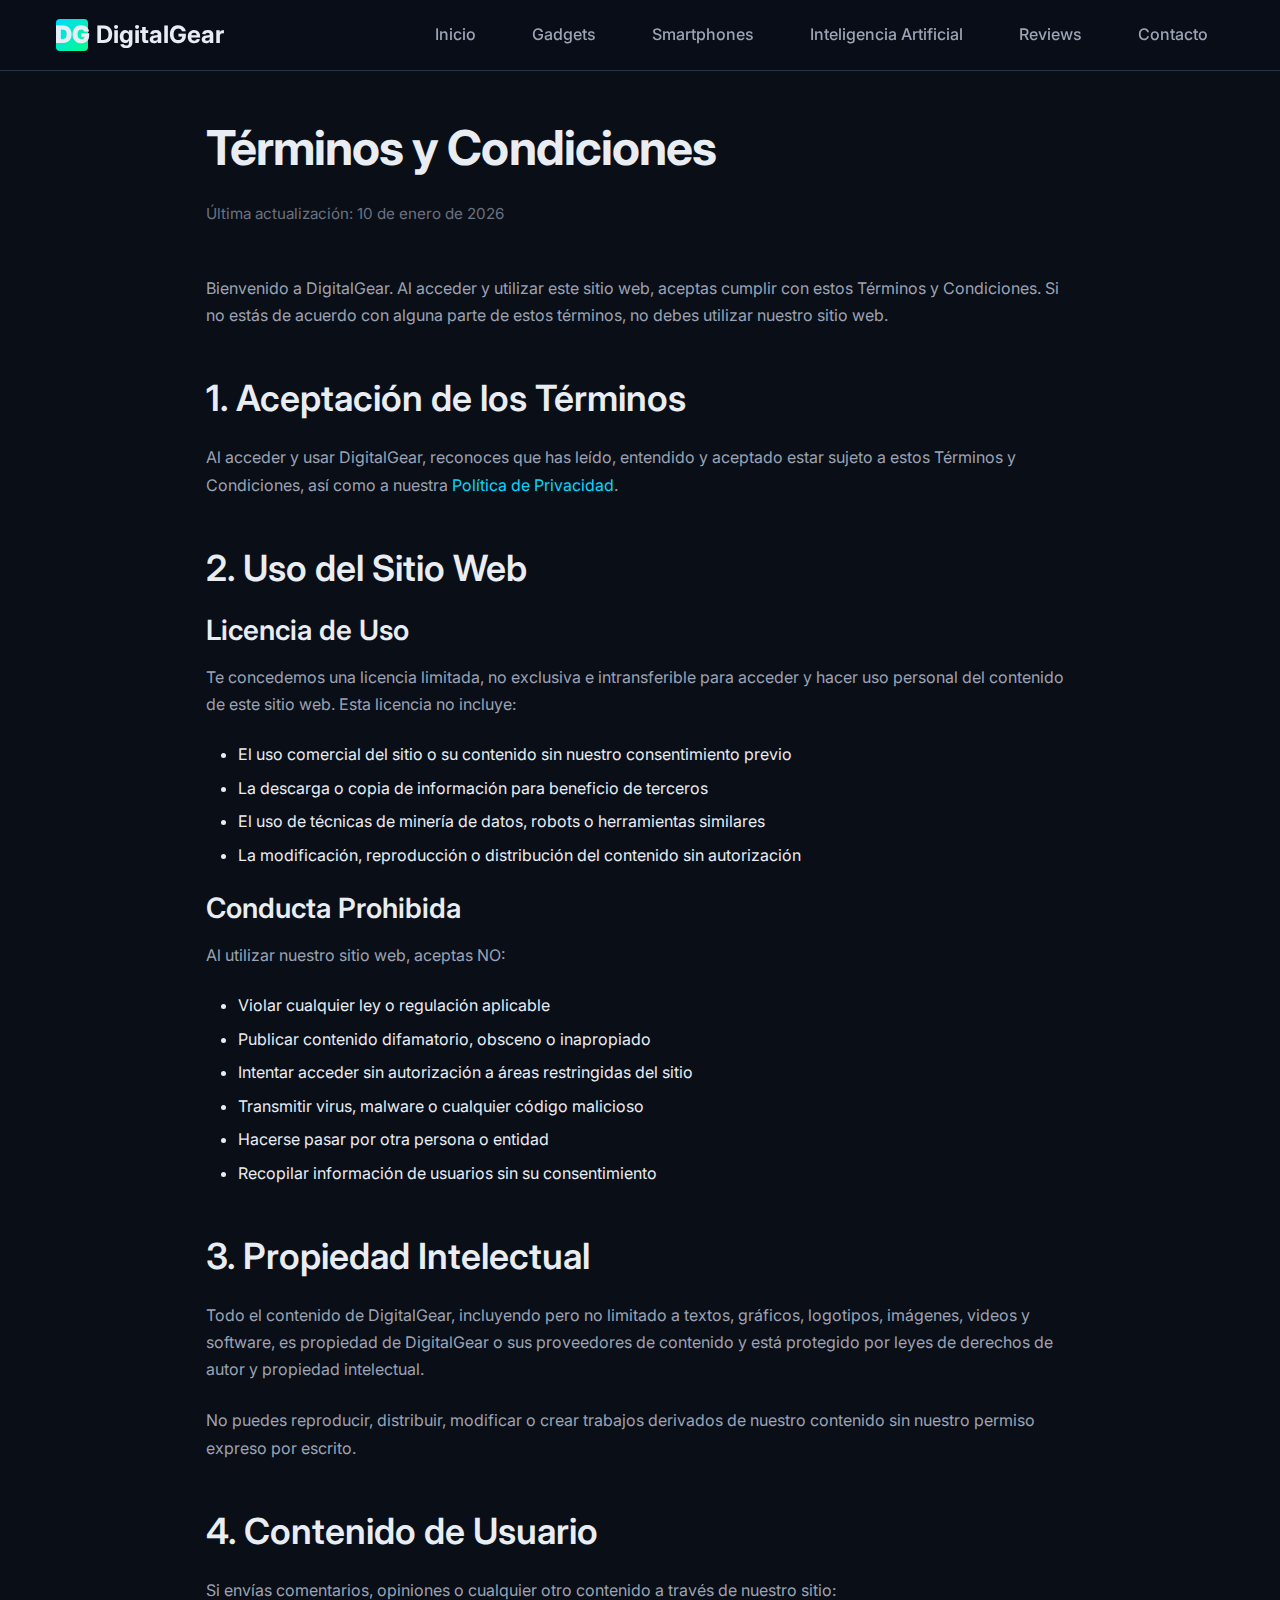
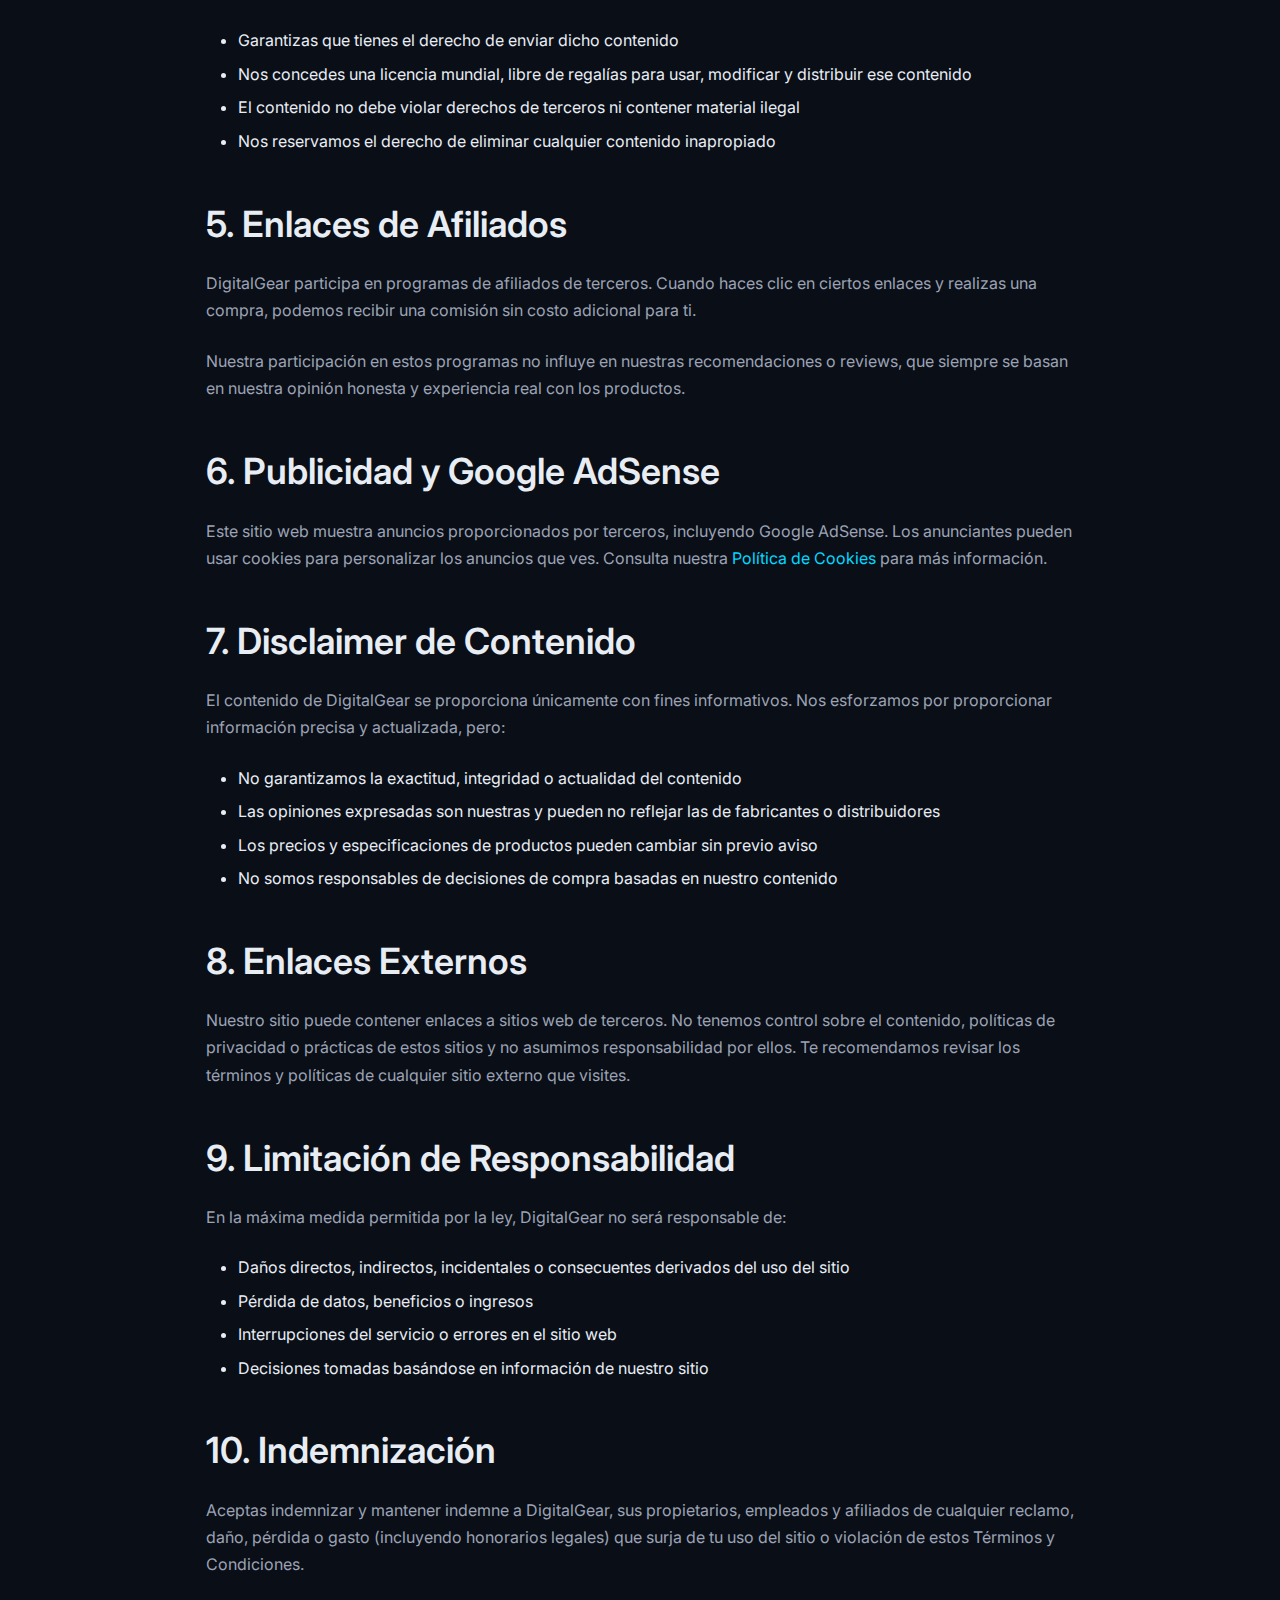
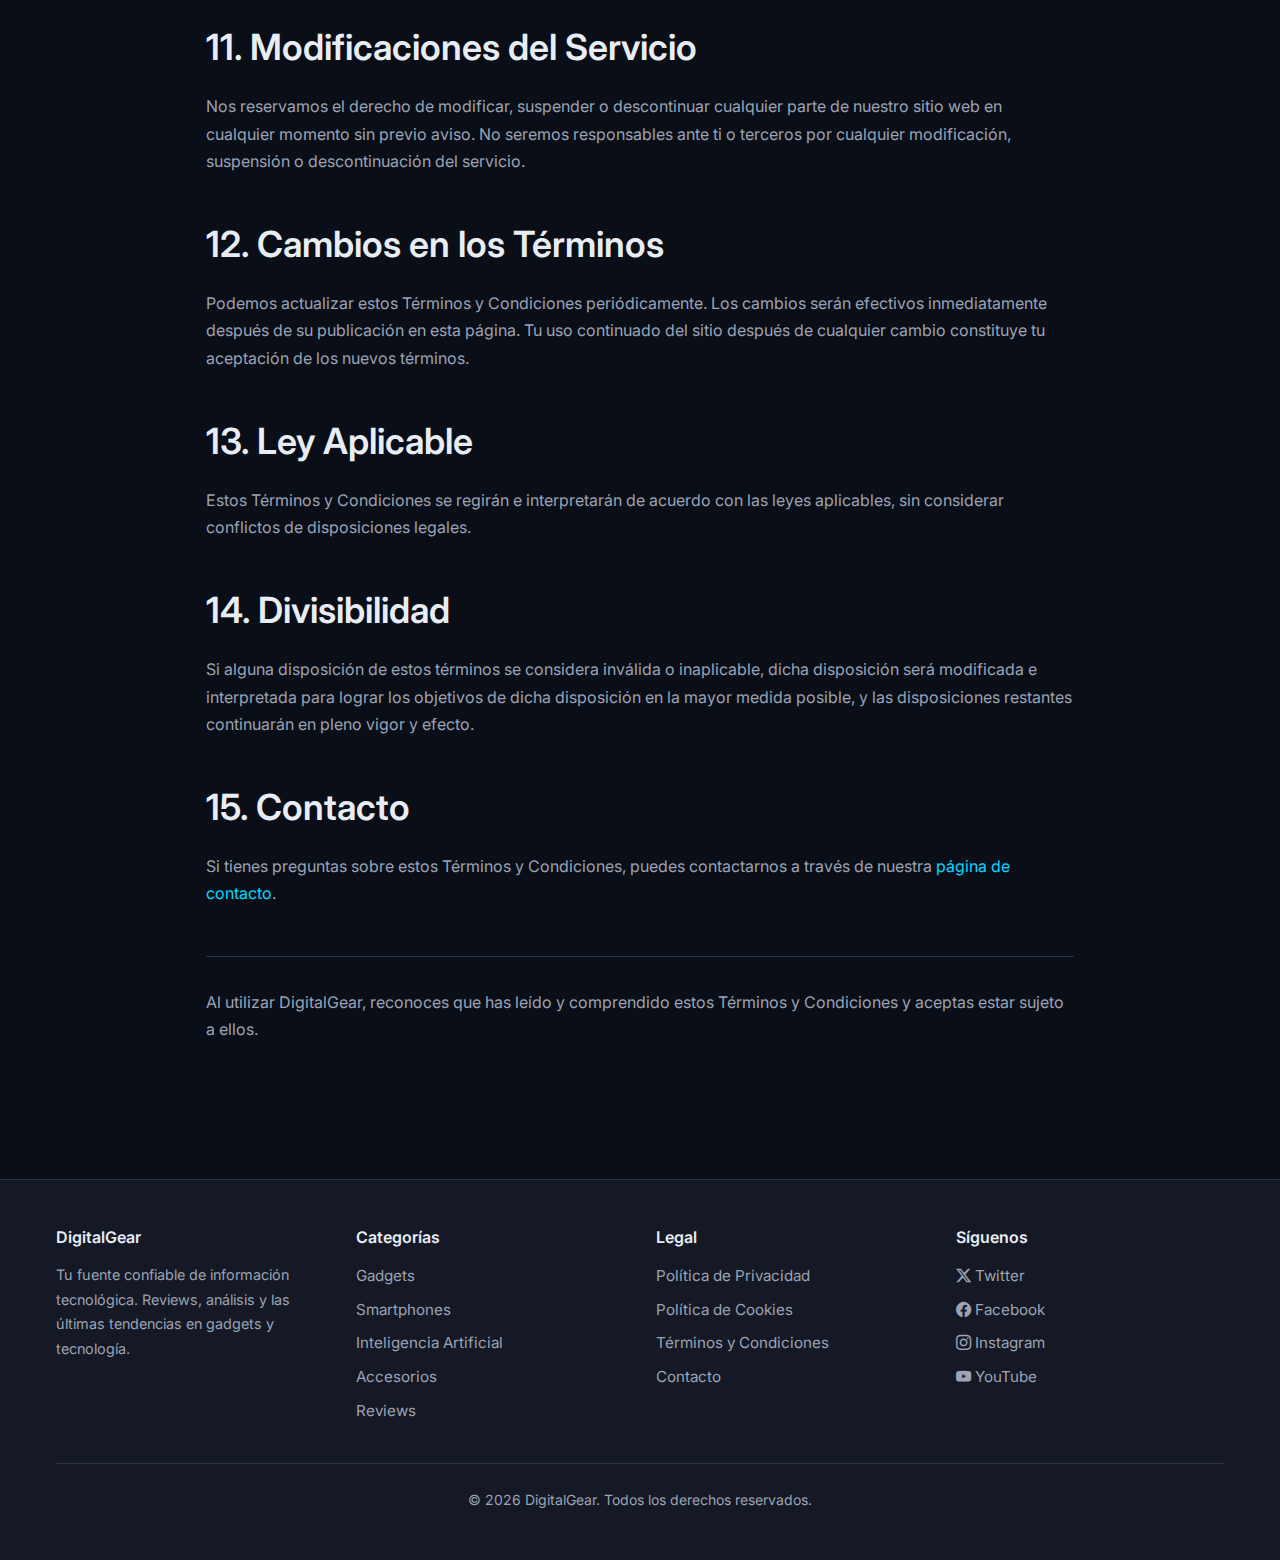
<file: terminos.html>
<!DOCTYPE html>
<html lang="es">
<head>
    <meta charset="UTF-8">
    <meta name="viewport" content="width=device-width, initial-scale=1.0">
    <meta name="description" content="Términos y Condiciones de uso del sitio web DigitalGear. Lee nuestros términos antes de utilizar nuestros servicios.">
    <meta name="robots" content="index, follow">
    
    <title>Términos y Condiciones | DigitalGear</title>
    
    <link rel="icon" type="image/x-icon" href="assets/favicon.ico">
    <link rel="stylesheet" href="css/styles.css">
    <link rel="stylesheet" href="css/responsive.css">
    <link rel="preconnect" href="https://fonts.googleapis.com">
    <link rel="preconnect" href="https://fonts.gstatic.com" crossorigin>
    <link href="https://fonts.googleapis.com/css2?family=Inter:wght@400;500;600;700&display=swap" rel="stylesheet">
    <!-- Added Bootstrap Icons CDN -->
    <link rel="stylesheet" href="https://cdn.jsdelivr.net/npm/bootstrap-icons@1.11.3/font/bootstrap-icons.min.css">
    
    <style>
        .legal-page {
            max-width: 900px;
            margin: 0 auto;
            padding: var(--spacing-xl) var(--container-padding);
        }
        
        .legal-page h1 {
            margin-bottom: var(--spacing-md);
        }
        
        .legal-page .last-updated {
            color: var(--color-text-muted);
            margin-bottom: var(--spacing-xl);
            font-size: 0.95rem;
        }
        
        .legal-page h2 {
            margin-top: var(--spacing-xl);
            margin-bottom: var(--spacing-md);
        }
        
        .legal-page p {
            margin-bottom: var(--spacing-md);
        }
        
        .legal-page ul {
            margin-bottom: var(--spacing-md);
            padding-left: var(--spacing-lg);
        }
        
        .legal-page li {
            margin-bottom: var(--spacing-xs);
        }
    </style>
</head>
<body>
    <!-- Header -->
    <header class="site-header">
        <div class="container">
            <div class="header-content">
                <a href="index.html" class="logo">
                    <span class="logo-icon">DG</span>
                    <span>DigitalGear</span>
                </a>
                
                <nav>
                    <button class="menu-toggle" id="menuToggle" aria-label="Toggle menu">
                        <span></span>
                        <span></span>
                        <span></span>
                    </button>
                    
                    <ul class="nav-menu" id="navMenu">
                        <li><a href="index.html">Inicio</a></li>
                        <li><a href="categoria.html?cat=gadgets">Gadgets</a></li>
                        <li><a href="categoria.html?cat=smartphones">Smartphones</a></li>
                        <li><a href="categoria.html?cat=ia">Inteligencia Artificial</a></li>
                        <li><a href="categoria.html?cat=reviews">Reviews</a></li>
                        <li><a href="contacto.html">Contacto</a></li>
                    </ul>
                </nav>
            </div>
        </div>
    </header>

    <!-- Legal Content -->
    <main class="legal-page">
        <h1>Términos y Condiciones</h1>
        <p class="last-updated">Última actualización: 10 de enero de 2026</p>

        <p>
            Bienvenido a DigitalGear. Al acceder y utilizar este sitio web, aceptas cumplir con estos Términos y Condiciones. 
            Si no estás de acuerdo con alguna parte de estos términos, no debes utilizar nuestro sitio web.
        </p>

        <h2>1. Aceptación de los Términos</h2>
        <p>
            Al acceder y usar DigitalGear, reconoces que has leído, entendido y aceptado estar sujeto a estos 
            Términos y Condiciones, así como a nuestra <a href="privacidad.html">Política de Privacidad</a>.
        </p>

        <h2>2. Uso del Sitio Web</h2>
        <h3>Licencia de Uso</h3>
        <p>
            Te concedemos una licencia limitada, no exclusiva e intransferible para acceder y hacer uso personal 
            del contenido de este sitio web. Esta licencia no incluye:
        </p>
        <ul>
            <li>El uso comercial del sitio o su contenido sin nuestro consentimiento previo</li>
            <li>La descarga o copia de información para beneficio de terceros</li>
            <li>El uso de técnicas de minería de datos, robots o herramientas similares</li>
            <li>La modificación, reproducción o distribución del contenido sin autorización</li>
        </ul>

        <h3>Conducta Prohibida</h3>
        <p>Al utilizar nuestro sitio web, aceptas NO:</p>
        <ul>
            <li>Violar cualquier ley o regulación aplicable</li>
            <li>Publicar contenido difamatorio, obsceno o inapropiado</li>
            <li>Intentar acceder sin autorización a áreas restringidas del sitio</li>
            <li>Transmitir virus, malware o cualquier código malicioso</li>
            <li>Hacerse pasar por otra persona o entidad</li>
            <li>Recopilar información de usuarios sin su consentimiento</li>
        </ul>

        <h2>3. Propiedad Intelectual</h2>
        <p>
            Todo el contenido de DigitalGear, incluyendo pero no limitado a textos, gráficos, logotipos, imágenes, 
            videos y software, es propiedad de DigitalGear o sus proveedores de contenido y está protegido por 
            leyes de derechos de autor y propiedad intelectual.
        </p>
        <p>
            No puedes reproducir, distribuir, modificar o crear trabajos derivados de nuestro contenido sin 
            nuestro permiso expreso por escrito.
        </p>

        <h2>4. Contenido de Usuario</h2>
        <p>
            Si envías comentarios, opiniones o cualquier otro contenido a través de nuestro sitio:
        </p>
        <ul>
            <li>Garantizas que tienes el derecho de enviar dicho contenido</li>
            <li>Nos concedes una licencia mundial, libre de regalías para usar, modificar y distribuir ese contenido</li>
            <li>El contenido no debe violar derechos de terceros ni contener material ilegal</li>
            <li>Nos reservamos el derecho de eliminar cualquier contenido inapropiado</li>
        </ul>

        <h2>5. Enlaces de Afiliados</h2>
        <p>
            DigitalGear participa en programas de afiliados de terceros. Cuando haces clic en ciertos enlaces y 
            realizas una compra, podemos recibir una comisión sin costo adicional para ti.
        </p>
        <p>
            Nuestra participación en estos programas no influye en nuestras recomendaciones o reviews, que siempre 
            se basan en nuestra opinión honesta y experiencia real con los productos.
        </p>

        <h2>6. Publicidad y Google AdSense</h2>
        <p>
            Este sitio web muestra anuncios proporcionados por terceros, incluyendo Google AdSense. 
            Los anunciantes pueden usar cookies para personalizar los anuncios que ves. 
            Consulta nuestra <a href="cookies.html">Política de Cookies</a> para más información.
        </p>

        <h2>7. Disclaimer de Contenido</h2>
        <p>
            El contenido de DigitalGear se proporciona únicamente con fines informativos. Nos esforzamos por 
            proporcionar información precisa y actualizada, pero:
        </p>
        <ul>
            <li>No garantizamos la exactitud, integridad o actualidad del contenido</li>
            <li>Las opiniones expresadas son nuestras y pueden no reflejar las de fabricantes o distribuidores</li>
            <li>Los precios y especificaciones de productos pueden cambiar sin previo aviso</li>
            <li>No somos responsables de decisiones de compra basadas en nuestro contenido</li>
        </ul>

        <h2>8. Enlaces Externos</h2>
        <p>
            Nuestro sitio puede contener enlaces a sitios web de terceros. No tenemos control sobre el contenido, 
            políticas de privacidad o prácticas de estos sitios y no asumimos responsabilidad por ellos. 
            Te recomendamos revisar los términos y políticas de cualquier sitio externo que visites.
        </p>

        <h2>9. Limitación de Responsabilidad</h2>
        <p>
            En la máxima medida permitida por la ley, DigitalGear no será responsable de:
        </p>
        <ul>
            <li>Daños directos, indirectos, incidentales o consecuentes derivados del uso del sitio</li>
            <li>Pérdida de datos, beneficios o ingresos</li>
            <li>Interrupciones del servicio o errores en el sitio web</li>
            <li>Decisiones tomadas basándose en información de nuestro sitio</li>
        </ul>

        <h2>10. Indemnización</h2>
        <p>
            Aceptas indemnizar y mantener indemne a DigitalGear, sus propietarios, empleados y afiliados de 
            cualquier reclamo, daño, pérdida o gasto (incluyendo honorarios legales) que surja de tu uso del 
            sitio o violación de estos Términos y Condiciones.
        </p>

        <h2>11. Modificaciones del Servicio</h2>
        <p>
            Nos reservamos el derecho de modificar, suspender o descontinuar cualquier parte de nuestro sitio web 
            en cualquier momento sin previo aviso. No seremos responsables ante ti o terceros por cualquier 
            modificación, suspensión o descontinuación del servicio.
        </p>

        <h2>12. Cambios en los Términos</h2>
        <p>
            Podemos actualizar estos Términos y Condiciones periódicamente. Los cambios serán efectivos 
            inmediatamente después de su publicación en esta página. Tu uso continuado del sitio después de 
            cualquier cambio constituye tu aceptación de los nuevos términos.
        </p>

        <h2>13. Ley Aplicable</h2>
        <p>
            Estos Términos y Condiciones se regirán e interpretarán de acuerdo con las leyes aplicables, 
            sin considerar conflictos de disposiciones legales.
        </p>

        <h2>14. Divisibilidad</h2>
        <p>
            Si alguna disposición de estos términos se considera inválida o inaplicable, dicha disposición será 
            modificada e interpretada para lograr los objetivos de dicha disposición en la mayor medida posible, 
            y las disposiciones restantes continuarán en pleno vigor y efecto.
        </p>

        <h2>15. Contacto</h2>
        <p>
            Si tienes preguntas sobre estos Términos y Condiciones, puedes contactarnos a través de nuestra 
            <a href="contacto.html">página de contacto</a>.
        </p>

        <p style="margin-top: var(--spacing-xl); padding-top: var(--spacing-lg); border-top: 1px solid var(--color-border);">
            Al utilizar DigitalGear, reconoces que has leído y comprendido estos Términos y Condiciones y 
            aceptas estar sujeto a ellos.
        </p>
    </main>

    <!-- Footer -->
    <footer class="site-footer">
        <div class="container">
            <div class="footer-content">
                <div class="footer-section">
                    <h4>DigitalGear</h4>
                    <p style="color: var(--color-text-secondary); font-size: 0.9rem;">
                        Tu fuente confiable de información tecnológica. Reviews, análisis y las últimas tendencias en gadgets y tecnología.
                    </p>
                </div>
                
                <div class="footer-section">
                    <h4>Categorías</h4>
                    <ul class="footer-links">
                        <li><a href="categoria.html?cat=gadgets">Gadgets</a></li>
                        <li><a href="categoria.html?cat=smartphones">Smartphones</a></li>
                        <li><a href="categoria.html?cat=ia">Inteligencia Artificial</a></li>
                        <li><a href="categoria.html?cat=accesorios">Accesorios</a></li>
                        <li><a href="categoria.html?cat=reviews">Reviews</a></li>
                    </ul>
                </div>
                
                <div class="footer-section">
                    <h4>Legal</h4>
                    <ul class="footer-links">
                        <li><a href="privacidad.html">Política de Privacidad</a></li>
                        <li><a href="cookies.html">Política de Cookies</a></li>
                        <li><a href="terminos.html">Términos y Condiciones</a></li>
                        <li><a href="contacto.html">Contacto</a></li>
                    </ul>
                </div>
                
                <div class="footer-section">
                    <h4>Síguenos</h4>
                    <ul class="footer-links">
                        <li><a href="#" target="_blank" rel="noopener" class="bi bi-twitter-x"> Twitter</a></li>
                        <li><a href="#" target="_blank" rel="noopener" class="bi bi-facebook"> Facebook</a></li>
                        <li><a href="#" target="_blank" rel="noopener" class="bi bi-instagram"> Instagram</a></li>
                        <li><a href="#" target="_blank" rel="noopener" class="bi bi-youtube"> YouTube</a></li>
                    </ul>
                </div>
            </div>
            
            <div class="footer-bottom">
                <p>&copy; 2026 DigitalGear. Todos los derechos reservados.</p>
            </div>
        </div>
    </footer>

    <script src="js/main.js"></script>
</body>
</html>
</file>
<file: css/styles.css>
/* DigitalGear - Core Styles */

:root {
  /* Color Palette - Dark Tech Theme */
  --color-bg-primary: #0a0e17;
  --color-bg-secondary: #141925;
  --color-bg-tertiary: #1e2433;
  --color-accent-primary: #00d9ff;
  --color-accent-secondary: #00ff88;
  --color-text-primary: #e8edf4;
  --color-text-secondary: #9ba3b4;
  --color-text-muted: #6b7280;
  --color-border: #2a3447;

  /* Typography */
  --font-primary: "Inter", -apple-system, BlinkMacSystemFont, "Segoe UI", sans-serif;
  --font-mono: "Fira Code", "Courier New", monospace;

  /* Spacing */
  --spacing-xs: 0.5rem;
  --spacing-sm: 1rem;
  --spacing-md: 1.5rem;
  --spacing-lg: 2rem;
  --spacing-xl: 3rem;
  --spacing-2xl: 4rem;

  /* Border Radius */
  --radius-sm: 4px;
  --radius-md: 8px;
  --radius-lg: 12px;

  /* Container */
  --container-max: 1200px;
  --container-padding: 1rem;
}

/* Reset and Base Styles */
* {
  margin: 0;
  padding: 0;
  box-sizing: border-box;
}

html {
  scroll-behavior: smooth;
}

body {
  font-family: var(--font-primary);
  background-color: var(--color-bg-primary);
  color: var(--color-text-primary);
  line-height: 1.6;
  font-size: 16px;
  -webkit-font-smoothing: antialiased;
  -moz-osx-font-smoothing: grayscale;
}

/* Typography */
h1,
h2,
h3,
h4,
h5,
h6 {
  font-weight: 600;
  line-height: 1.2;
  margin-bottom: var(--spacing-sm);
  color: var(--color-text-primary);
}

h1 {
  font-size: clamp(2rem, 5vw, 3rem);
  font-weight: 700;
  letter-spacing: -0.02em;
}

h2 {
  font-size: clamp(1.5rem, 4vw, 2.25rem);
  font-weight: 600;
}

h3 {
  font-size: clamp(1.25rem, 3vw, 1.75rem);
}

p {
  margin-bottom: var(--spacing-sm);
  color: var(--color-text-secondary);
  line-height: 1.7;
}

a {
  color: var(--color-accent-primary);
  text-decoration: none;
  transition: color 0.3s ease;
}

a:hover {
  color: var(--color-accent-secondary);
}

img {
  max-width: 100%;
  height: auto;
  display: block;
}

/* Container */
.container {
  max-width: var(--container-max);
  margin: 0 auto;
  padding: 0 var(--container-padding);
}

/* Header */
.site-header {
  background-color: rgba(10, 14, 23, 0.95);
  backdrop-filter: blur(10px);
  position: sticky;
  top: 0;
  z-index: 1000;
  border-bottom: 1px solid var(--color-border);
}

.header-content {
  display: flex;
  justify-content: space-between;
  align-items: center;
  padding: var(--spacing-sm) 0;
}

.logo {
  display: flex;
  align-items: center;
  gap: var(--spacing-xs);
  font-size: 1.5rem;
  font-weight: 700;
  color: var(--color-text-primary);
}

.logo-icon {
  width: 32px;
  height: 32px;
  background: linear-gradient(135deg, var(--color-accent-primary), var(--color-accent-secondary));
  border-radius: var(--radius-sm);
  display: flex;
  align-items: center;
  justify-content: center;
  font-weight: 900;
}

/* Navigation */
.nav-menu {
  display: flex;
  list-style: none;
  gap: var(--spacing-md);
  align-items: center;
}

.nav-menu a {
  color: var(--color-text-secondary);
  font-weight: 500;
  padding: var(--spacing-xs) var(--spacing-sm);
  border-radius: var(--radius-sm);
  transition: all 0.3s ease;
}

.nav-menu a:hover,
.nav-menu a.active {
  color: var(--color-accent-primary);
  background-color: rgba(0, 217, 255, 0.1);
}

/* Mobile Menu Toggle */
.menu-toggle {
  display: none;
  flex-direction: column;
  gap: 4px;
  background: none;
  border: none;
  cursor: pointer;
  padding: var(--spacing-xs);
}

.menu-toggle span {
  width: 24px;
  height: 2px;
  background-color: var(--color-text-primary);
  transition: all 0.3s ease;
}

/* Hero Section */
.hero {
  padding: var(--spacing-2xl) 0;
  text-align: center;
  background: linear-gradient(180deg, var(--color-bg-primary) 0%, var(--color-bg-secondary) 100%);
}

.hero h1 {
  margin-bottom: var(--spacing-md);
  background: linear-gradient(135deg, var(--color-accent-primary), var(--color-accent-secondary));
  -webkit-background-clip: text;
  -webkit-text-fill-color: transparent;
  background-clip: text;
}

.hero-description {
  max-width: 700px;
  margin: 0 auto var(--spacing-lg);
  font-size: 1.125rem;
  color: var(--color-text-secondary);
}

/* Categories Grid */
.categories {
  padding: var(--spacing-xl) 0;
}

.categories h2 {
  text-align: center;
  margin-bottom: var(--spacing-lg);
}

.categories-grid {
  display: grid;
  grid-template-columns: repeat(auto-fit, minmax(250px, 1fr));
  gap: var(--spacing-md);
}

.category-card {
  background-color: var(--color-bg-secondary);
  border: 1px solid var(--color-border);
  border-radius: var(--radius-lg);
  padding: var(--spacing-lg);
  text-align: center;
  transition: all 0.3s ease;
  cursor: pointer;
}

.category-card:hover {
  transform: translateY(-4px);
  border-color: var(--color-accent-primary);
  box-shadow: 0 8px 24px rgba(0, 217, 255, 0.15);
}

.category-icon {
  font-size: 2.5rem;
  margin-bottom: var(--spacing-sm);
}

.category-card h3 {
  margin-bottom: var(--spacing-xs);
}

/* Articles Grid */
.articles {
  padding: var(--spacing-xl) 0;
  background-color: var(--color-bg-secondary);
}

.articles h2 {
  text-align: center;
  margin-bottom: var(--spacing-lg);
}

.articles-grid {
  display: grid;
  grid-template-columns: repeat(auto-fill, minmax(320px, 1fr));
  gap: var(--spacing-lg);
}

.article-card {
  background-color: var(--color-bg-tertiary);
  border: 1px solid var(--color-border);
  border-radius: var(--radius-lg);
  overflow: hidden;
  transition: all 0.3s ease;
}

.article-card:hover {
  transform: translateY(-4px);
  box-shadow: 0 12px 32px rgba(0, 0, 0, 0.3);
  border-color: var(--color-accent-primary);
}

.article-image {
  width: 100%;
  height: 300px;
  object-fit: cover;
  background-color: var(--color-bg-primary);
}

.article-content {
  padding: var(--spacing-md);
}

.article-meta {
  display: flex;
  gap: var(--spacing-sm);
  margin-bottom: var(--spacing-sm);
  font-size: 0.875rem;
  color: var(--color-text-muted);
}

.article-category {
  color: var(--color-accent-primary);
  font-weight: 500;
}

.article-card h3 {
  margin-bottom: var(--spacing-sm);
  font-size: 1.25rem;
}

.article-card h3 a {
  color: var(--color-text-primary);
}

.article-card h3 a:hover {
  color: var(--color-accent-primary);
}

.article-excerpt {
  color: var(--color-text-secondary);
  font-size: 0.95rem;
  line-height: 1.6;
  margin-bottom: var(--spacing-sm);
}

.read-more {
  display: inline-flex;
  align-items: center;
  gap: var(--spacing-xs);
  color: var(--color-accent-primary);
  font-weight: 500;
  font-size: 0.95rem;
}

/* Ad Spaces */
.ad-space {
  background-color: var(--color-bg-tertiary);
  border: 1px dashed var(--color-border);
  border-radius: var(--radius-md);
  padding: var(--spacing-lg);
  text-align: center;
  margin: var(--spacing-lg) 0;
  min-height: 250px;
  display: flex;
  align-items: center;
  justify-content: center;
  color: var(--color-text-muted);
  font-size: 0.875rem;
}

/* Footer */
.site-footer {
  background-color: var(--color-bg-secondary);
  border-top: 1px solid var(--color-border);
  padding: var(--spacing-xl) 0 var(--spacing-lg);
  margin-top: var(--spacing-2xl);
}

.footer-content {
  display: grid;
  grid-template-columns: repeat(auto-fit, minmax(200px, 1fr));
  gap: var(--spacing-lg);
  margin-bottom: var(--spacing-lg);
}

.footer-section h4 {
  margin-bottom: var(--spacing-sm);
  color: var(--color-text-primary);
}

.footer-links {
  list-style: none;
}

.footer-links li {
  margin-bottom: var(--spacing-xs);
}

.footer-links a {
  color: var(--color-text-secondary);
  font-size: 0.95rem;
}

.footer-links a:hover {
  color: var(--color-accent-primary);
}

.footer-bottom {
  text-align: center;
  padding-top: var(--spacing-md);
  border-top: 1px solid var(--color-border);
  color: var(--color-text-muted);
  font-size: 0.875rem;
}

/* Buttons */
.btn {
  display: inline-flex;
  align-items: center;
  gap: var(--spacing-xs);
  padding: var(--spacing-sm) var(--spacing-lg);
  border-radius: var(--radius-md);
  font-weight: 500;
  cursor: pointer;
  transition: all 0.3s ease;
  border: none;
  text-decoration: none;
}

.btn-primary {
  background: linear-gradient(135deg, var(--color-accent-primary), var(--color-accent-secondary));
  color: var(--color-bg-primary);
}

.btn-primary:hover {
  transform: translateY(-2px);
  box-shadow: 0 8px 16px rgba(0, 217, 255, 0.3);
}

.btn-secondary {
  background-color: var(--color-bg-tertiary);
  color: var(--color-text-primary);
  border: 1px solid var(--color-border);
}

.btn-secondary:hover {
  border-color: var(--color-accent-primary);
  background-color: var(--color-bg-secondary);
}

/* Utility Classes */
.text-center {
  text-align: center;
}

.text-gradient {
  background: linear-gradient(135deg, var(--color-accent-primary), var(--color-accent-secondary));
  -webkit-background-clip: text;
  -webkit-text-fill-color: transparent;
  background-clip: text;
}

.section {
  padding: var(--spacing-xl) 0;
}

.divider {
  height: 1px;
  background-color: var(--color-border);
  margin: var(--spacing-lg) 0;
}
</file>
<file: css/responsive.css>
/* DigitalGear - Responsive Styles */

/* Tablet and Below */
@media (max-width: 768px) {
  :root {
    --container-padding: 1rem;
  }

  /* Header */
  .menu-toggle {
    display: flex;
  }

  .nav-menu {
    position: fixed;
    top: 65px;
    left: 0;
    right: 0;
    flex-direction: column;
    background-color: var(--color-bg-secondary);
    border-bottom: 1px solid var(--color-border);
    padding: var(--spacing-md);
    gap: 0;
    transform: translateY(-100%);
    opacity: 0;
    visibility: hidden;
    transition: all 0.3s ease;
  }

  .nav-menu.active {
    transform: translateY(0);
    opacity: 1;
    visibility: visible;
  }

  .nav-menu li {
    width: 100%;
  }

  .nav-menu a {
    display: block;
    padding: var(--spacing-sm);
  }

  /* Hero */
  .hero {
    padding: var(--spacing-xl) 0;
  }

  .hero-description {
    font-size: 1rem;
  }

  /* Categories Grid */
  .categories-grid {
    grid-template-columns: repeat(auto-fit, minmax(200px, 1fr));
    gap: var(--spacing-sm);
  }

  /* Articles Grid */
  .articles-grid {
    grid-template-columns: 1fr;
    gap: var(--spacing-md);
  }

  /* Footer */
  .footer-content {
    grid-template-columns: 1fr;
  }
}

/* Mobile */
@media (max-width: 480px) {
  h1 {
    font-size: 1.75rem;
  }

  h2 {
    font-size: 1.5rem;
  }

  .categories-grid {
    grid-template-columns: 1fr;
  }

  .category-card {
    padding: var(--spacing-md);
  }

  .article-image {
    height: 180px;
  }
}

/* Large Desktop */
@media (min-width: 1400px) {
  :root {
    --container-max: 1400px;
  }
}

/* Print Styles */
@media print {
  .site-header,
  .menu-toggle,
  .ad-space,
  .site-footer {
    display: none;
  }

  body {
    background: white;
    color: black;
  }

  a {
    color: black;
    text-decoration: underline;
  }
}
</file>
<file: css/articulo.css>
.article-header {
    padding: var(--spacing-xl) 0 var(--spacing-lg);
    background: linear-gradient(180deg, var(--color-bg-primary) 0%, var(--color-bg-secondary) 100%);
}

.article-header h1 {
    max-width: 900px;
    margin: 0 auto var(--spacing-md);
    text-align: center;
}

.article-info {
    display: flex;
    justify-content: center;
    gap: var(--spacing-md);
    flex-wrap: wrap;
    font-size: 0.95rem;
    color: var(--color-text-muted);
}

.article-info span {
    display: flex;
    align-items: center;
    gap: var(--spacing-xs);
}

.article-body {
    max-width: 800px;
    margin: 0 auto;
    padding: var(--spacing-xl) var(--container-padding);
}

.article-featured-image {
    width: 100%;
    max-height: 500px;
    object-fit: cover;
    border-radius: var(--radius-lg);
    margin-bottom: var(--spacing-xl);
}

.article-content {
    line-height: 1.8;
}

.article-content h2 {
    margin-top: var(--spacing-xl);
    margin-bottom: var(--spacing-md);
    color: var(--color-text-primary);
}

.article-content h3 {
    margin-top: var(--spacing-lg);
    margin-bottom: var(--spacing-sm);
    color: var(--color-text-primary);
}

.article-content p {
    margin-bottom: var(--spacing-md);
    color: var(--color-text-secondary);
}

.article-content ul,
.article-content ol {
    margin-bottom: var(--spacing-md);
    padding-left: var(--spacing-lg);
    color: var(--color-text-secondary);
}

.article-content li {
    margin-bottom: var(--spacing-xs);
    line-height: 1.7;
}

.article-content strong {
    color: var(--color-text-primary);
    font-weight: 600;
}

.article-content a {
    color: var(--color-accent-primary);
    text-decoration: underline;
}

.article-content a:hover {
    color: var(--color-accent-secondary);
}

.affiliate-box {
    background-color: var(--color-bg-tertiary);
    border: 1px solid var(--color-accent-primary);
    border-radius: var(--radius-lg);
    padding: var(--spacing-lg);
    margin: var(--spacing-lg) 0;
    text-align: center;
}

.affiliate-box h3 {
    margin-bottom: var(--spacing-sm);
    color: var(--color-accent-primary);
}

.comparison-table {
    width: 100%;
    border-collapse: collapse;
    margin: var(--spacing-lg) 0;
    background-color: var(--color-bg-tertiary);
    border-radius: var(--radius-md);
    overflow: hidden;
}

.comparison-table th,
.comparison-table td {
    padding: var(--spacing-sm);
    text-align: left;
    border-bottom: 1px solid var(--color-border);
}

.comparison-table th {
    background-color: var(--color-bg-secondary);
    color: var(--color-text-primary);
    font-weight: 600;
}

.comparison-table td {
    color: var(--color-text-secondary);
}

.comparison-table tr:last-child td {
    border-bottom: none;
}

.related-articles {
    background-color: var(--color-bg-secondary);
    padding: var(--spacing-xl) 0;
    margin-top: var(--spacing-2xl);
}
</file>
<file: css/contacto.css>
.contact-page {
    max-width: 700px;
    margin: 0 auto;
    padding: var(--spacing-xl) var(--container-padding);
}

.contact-page h1 {
    margin-bottom: var(--spacing-md);
    text-align: center;
}

.contact-description {
    text-align: center;
    margin-bottom: var(--spacing-xl);
    color: var(--color-text-secondary);
}

.contact-form {
    background-color: var(--color-bg-secondary);
    border: 1px solid var(--color-border);
    border-radius: var(--radius-lg);
    padding: var(--spacing-xl);
}

.form-group {
    margin-bottom: var(--spacing-lg);
}

.form-group label {
    display: block;
    margin-bottom: var(--spacing-xs);
    color: var(--color-text-primary);
    font-weight: 500;
}

.form-group input,
.form-group textarea,
.form-group select {
    width: 100%;
    padding: var(--spacing-sm);
    background-color: var(--color-bg-tertiary);
    border: 1px solid var(--color-border);
    border-radius: var(--radius-md);
    color: var(--color-text-primary);
    font-family: var(--font-primary);
    font-size: 1rem;
    transition: border-color 0.3s ease;
}

.form-group input:focus,
.form-group textarea:focus,
.form-group select:focus {
    outline: none;
    border-color: var(--color-accent-primary);
}

.form-group textarea {
    min-height: 150px;
    resize: vertical;
}

.form-submit {
    width: 100%;
    padding: var(--spacing-md);
    background: linear-gradient(135deg, var(--color-accent-primary), var(--color-accent-secondary));
    color: var(--color-bg-primary);
    border: none;
    border-radius: var(--radius-md);
    font-weight: 600;
    font-size: 1rem;
    cursor: pointer;
    transition: transform 0.3s ease;
}

.form-submit:hover {
    transform: translateY(-2px);
}

.contact-info {
    margin-top: var(--spacing-xl);
    text-align: center;
}

.contact-info h3 {
    margin-bottom: var(--spacing-md);
}

.social-links {
    display: flex;
    justify-content: center;
    gap: var(--spacing-md);
    margin-top: var(--spacing-md);
}

.social-links a {
    display: flex;
    align-items: center;
    justify-content: center;
    width: 48px;
    height: 48px;
    background-color: var(--color-bg-secondary);
    border: 1px solid var(--color-border);
    border-radius: 50%;
    transition: all 0.3s ease;
    font-size: 1.5rem;
}

.social-links a:hover {
    border-color: var(--color-accent-primary);
    background-color: var(--color-bg-tertiary);
}
</file>
